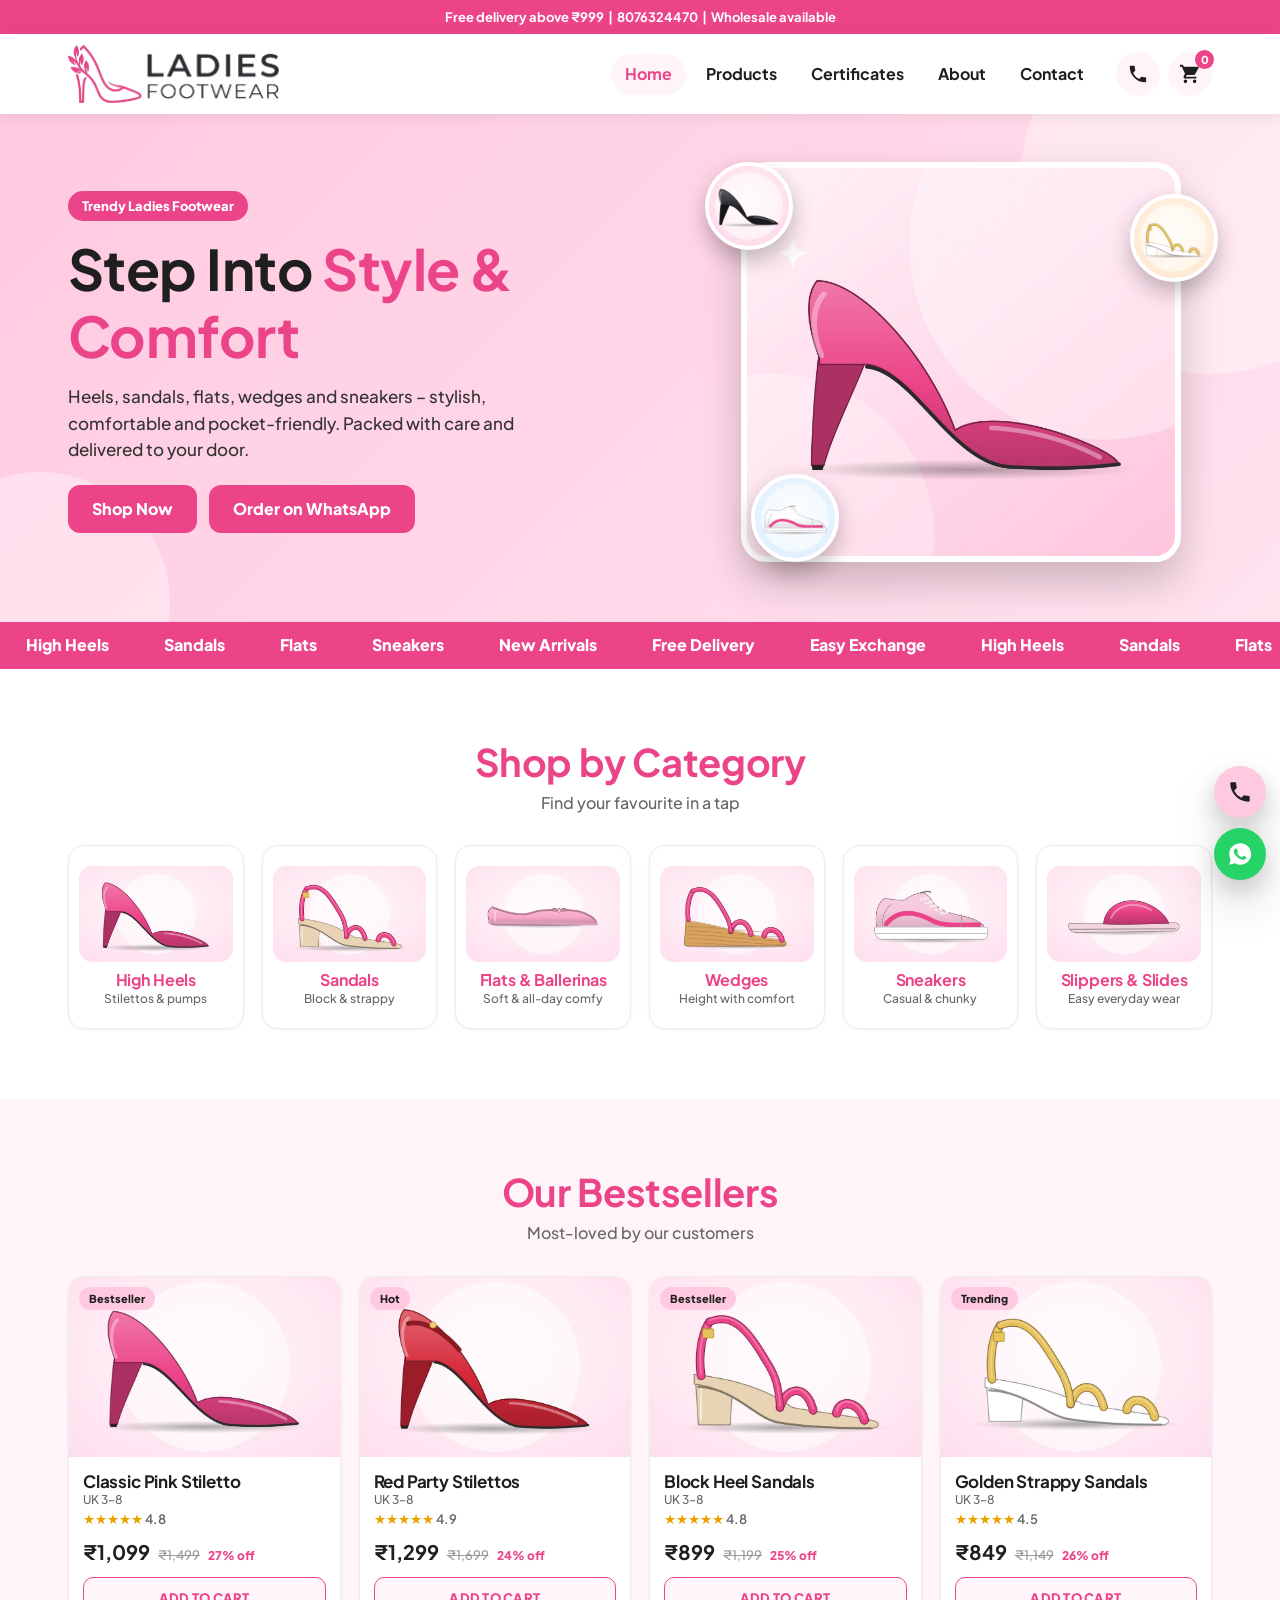
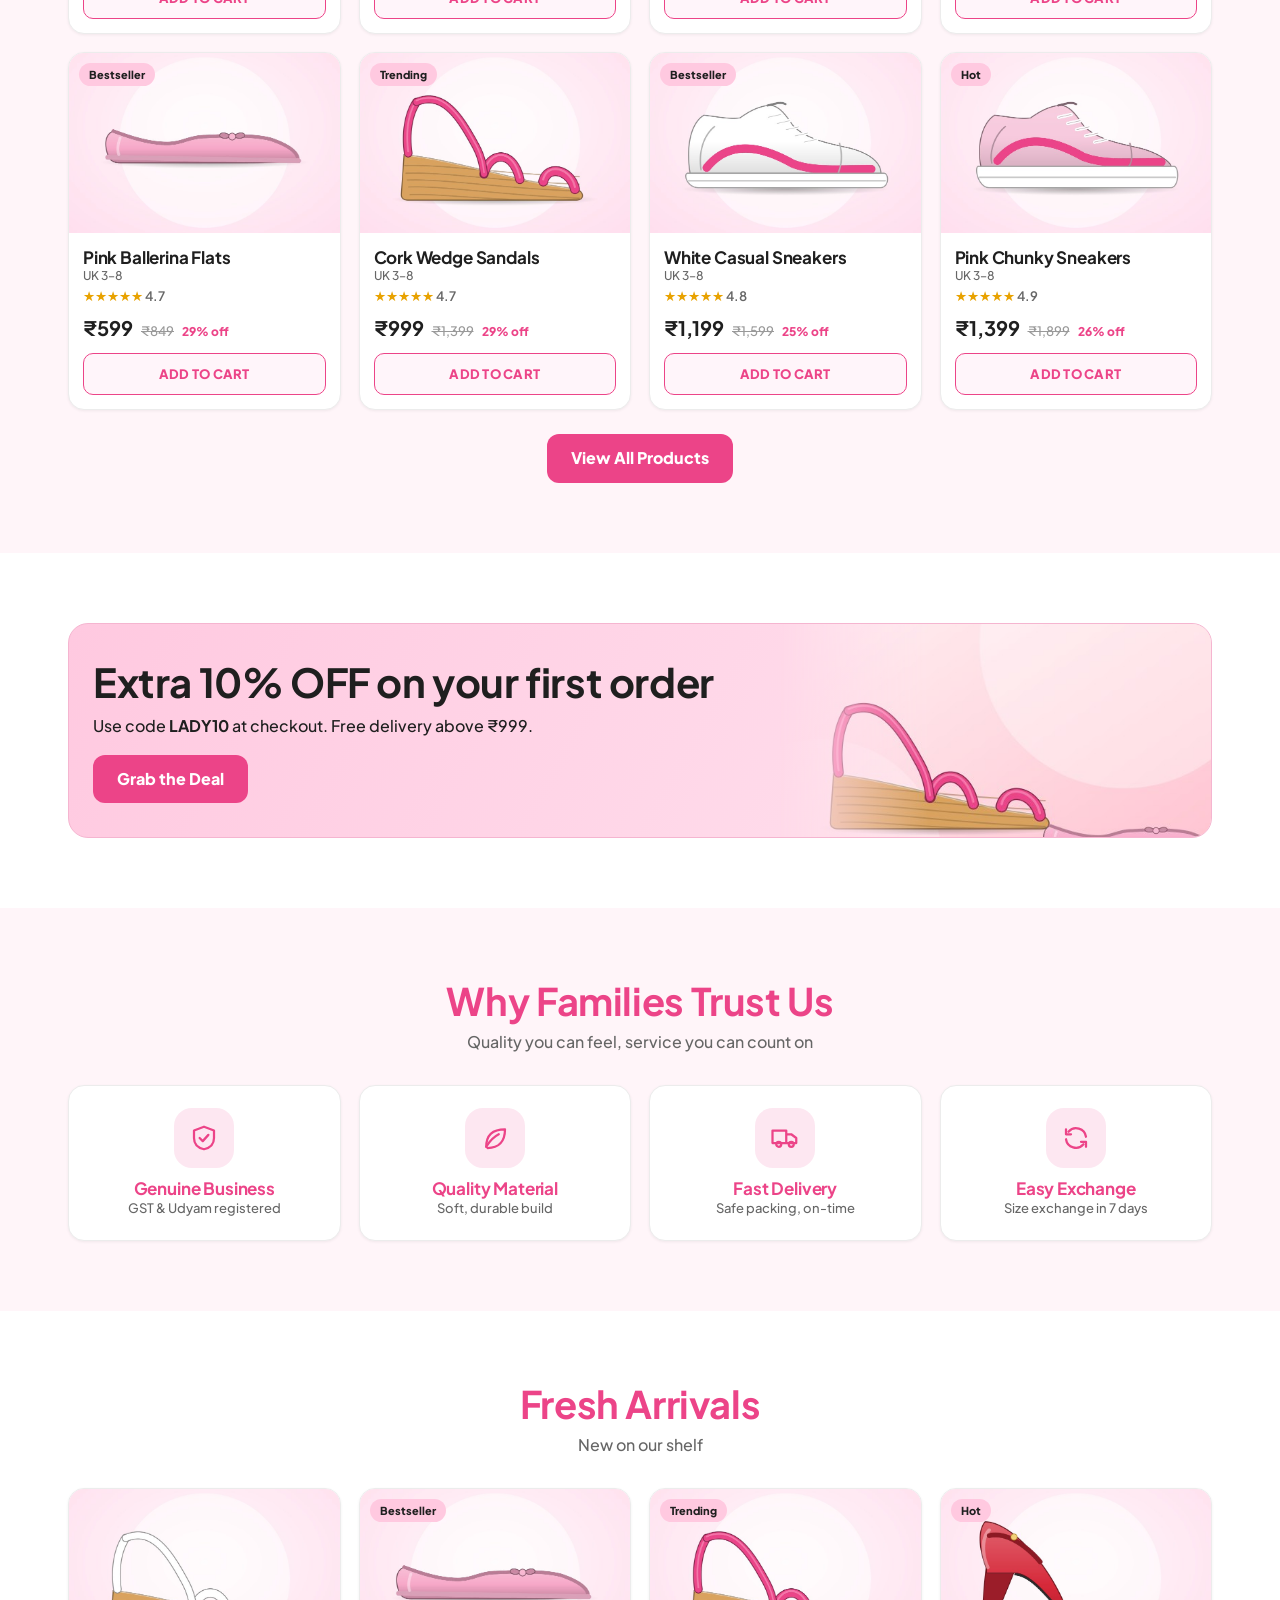
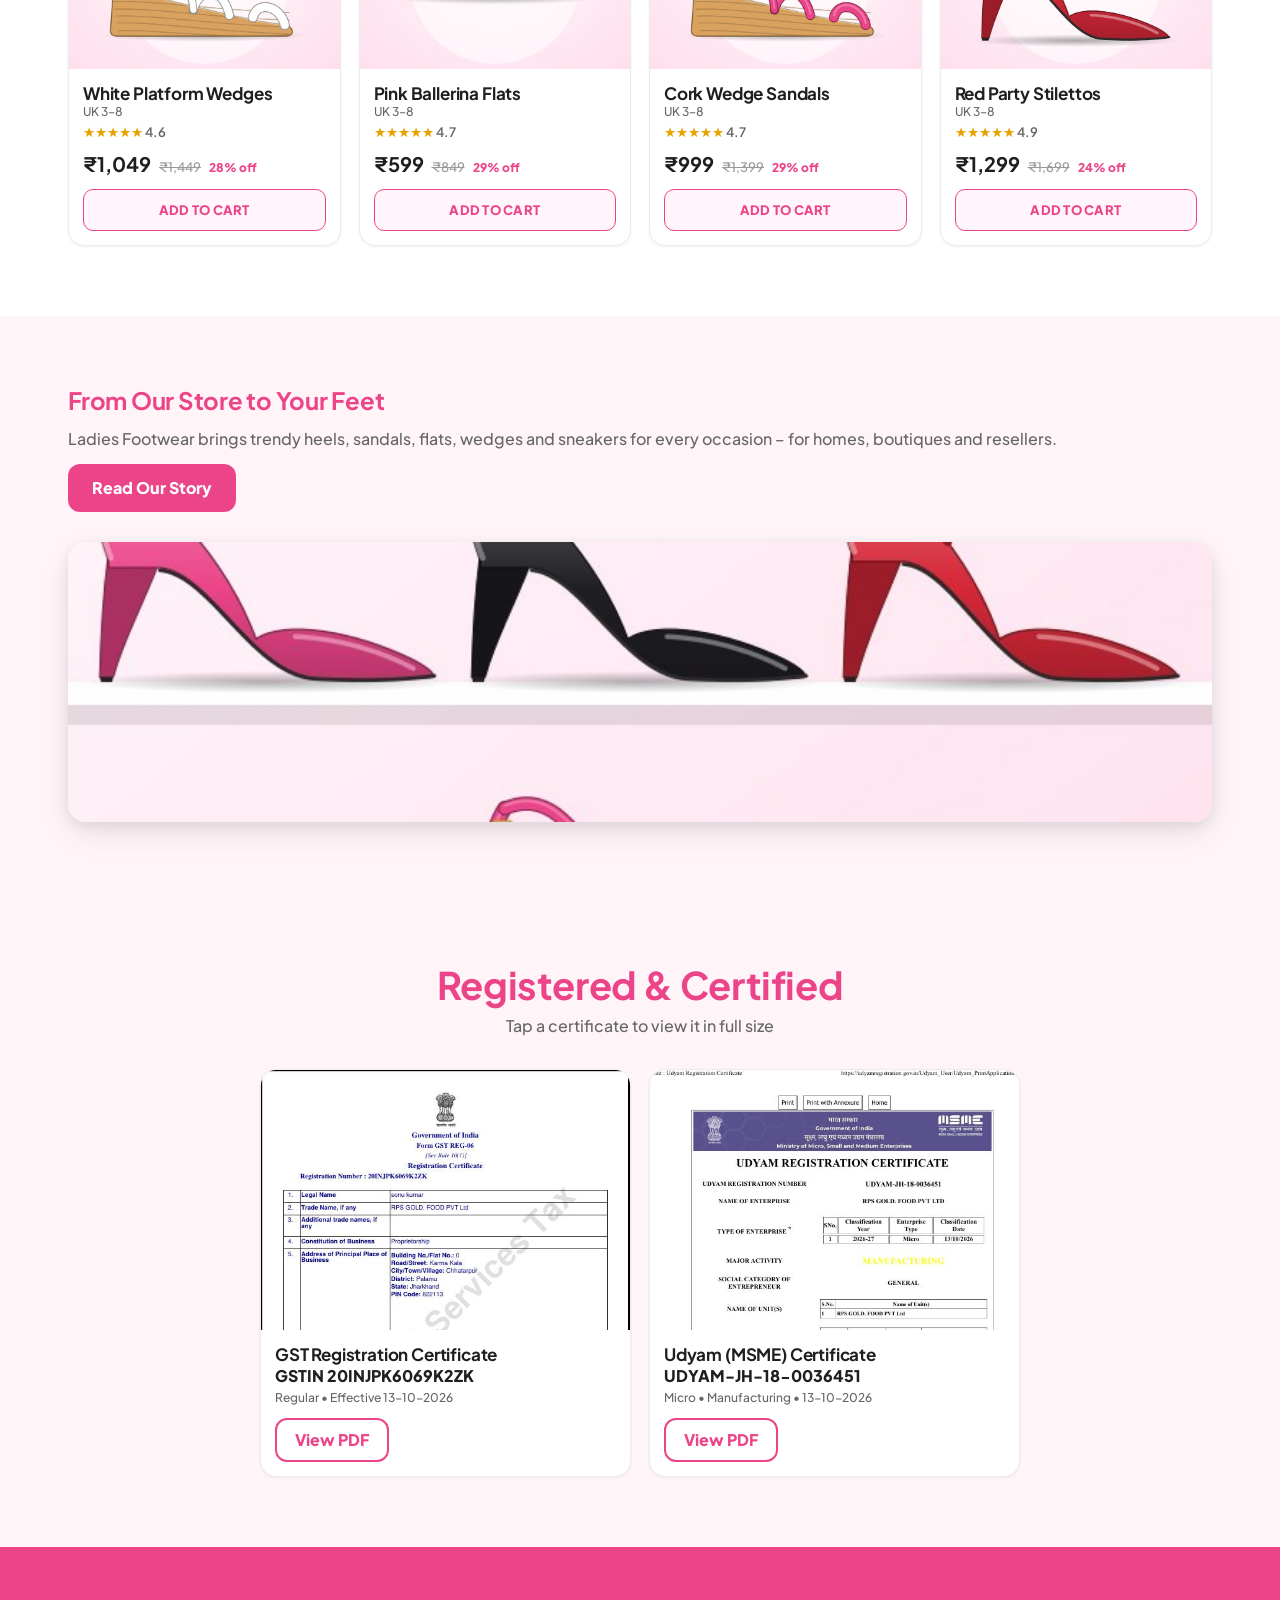
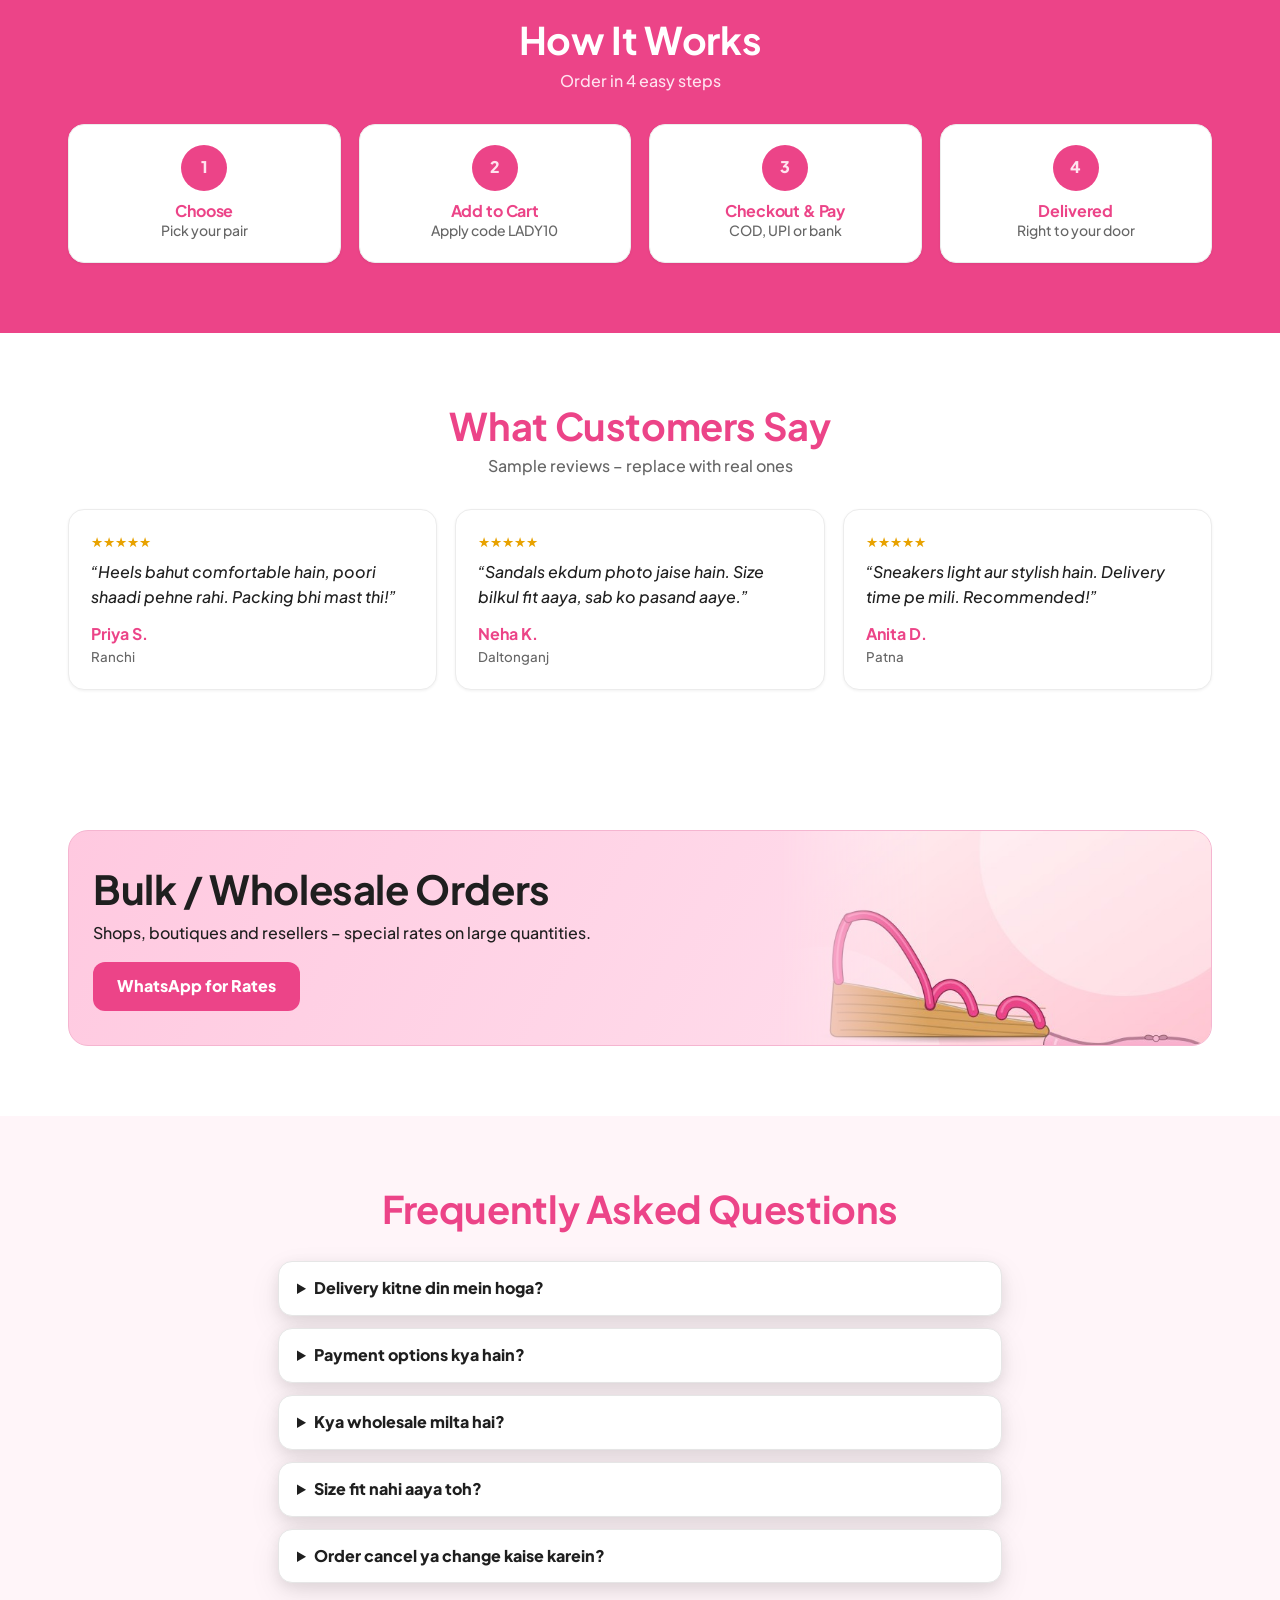
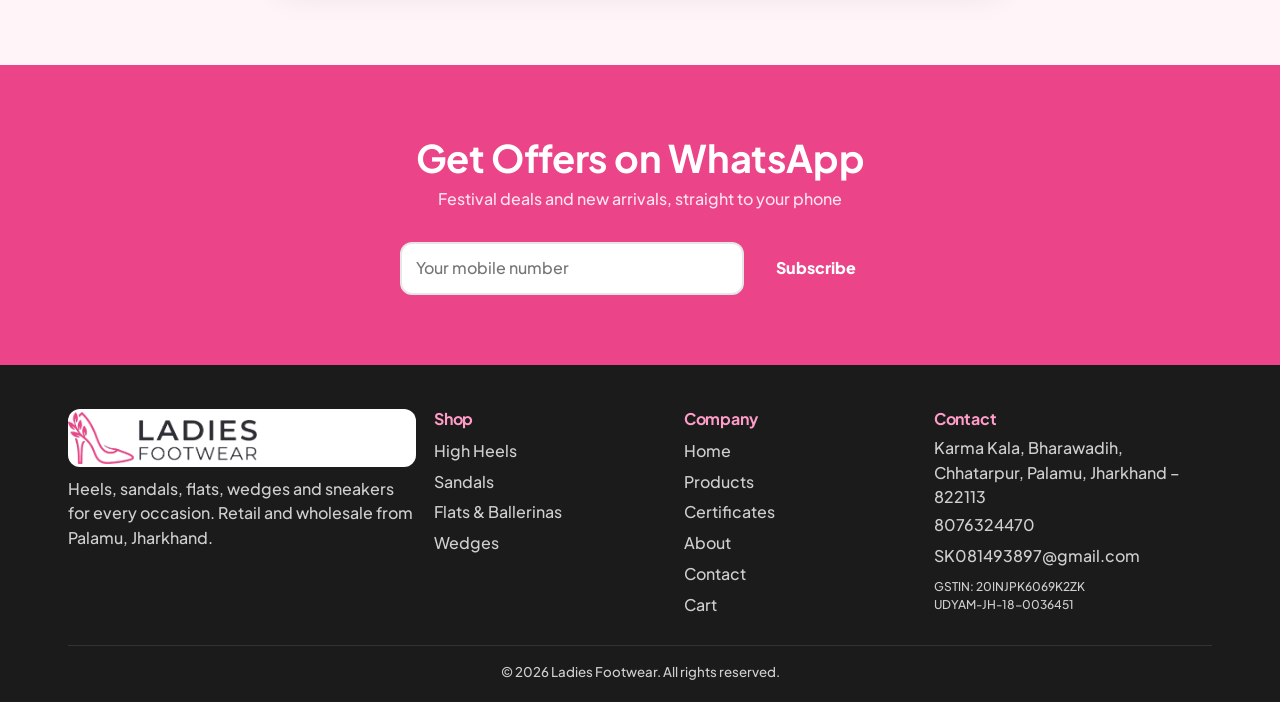
<file: index.html>
<!DOCTYPE html>
<html lang="en"><head>
<meta charset="utf-8"><meta name="viewport" content="width=device-width, initial-scale=1, viewport-fit=cover">
<title>Ladies Footwear – Home | Heels, Sandals, Flats & Sneakers</title>
<meta name="description" content="Ladies Footwear – stylish and comfortable heels, sandals, flats, wedges and sneakers for women. Retail and wholesale. Free delivery above ₹999.">
<meta name="theme-color" content="#EC4488">
<link rel="preconnect" href="https://fonts.googleapis.com"><link rel="preconnect" href="https://fonts.gstatic.com" crossorigin>
<link href="https://fonts.googleapis.com/css2?family=Plus+Jakarta+Sans:wght@500;600;700;800&display=swap" rel="stylesheet">
<link rel="icon" href="images/logo.png">
<link rel="stylesheet" href="css/style.css">
</head><body data-page="home"><main id="app"></main><script src="js/app.js"></script></body></html>
</file>
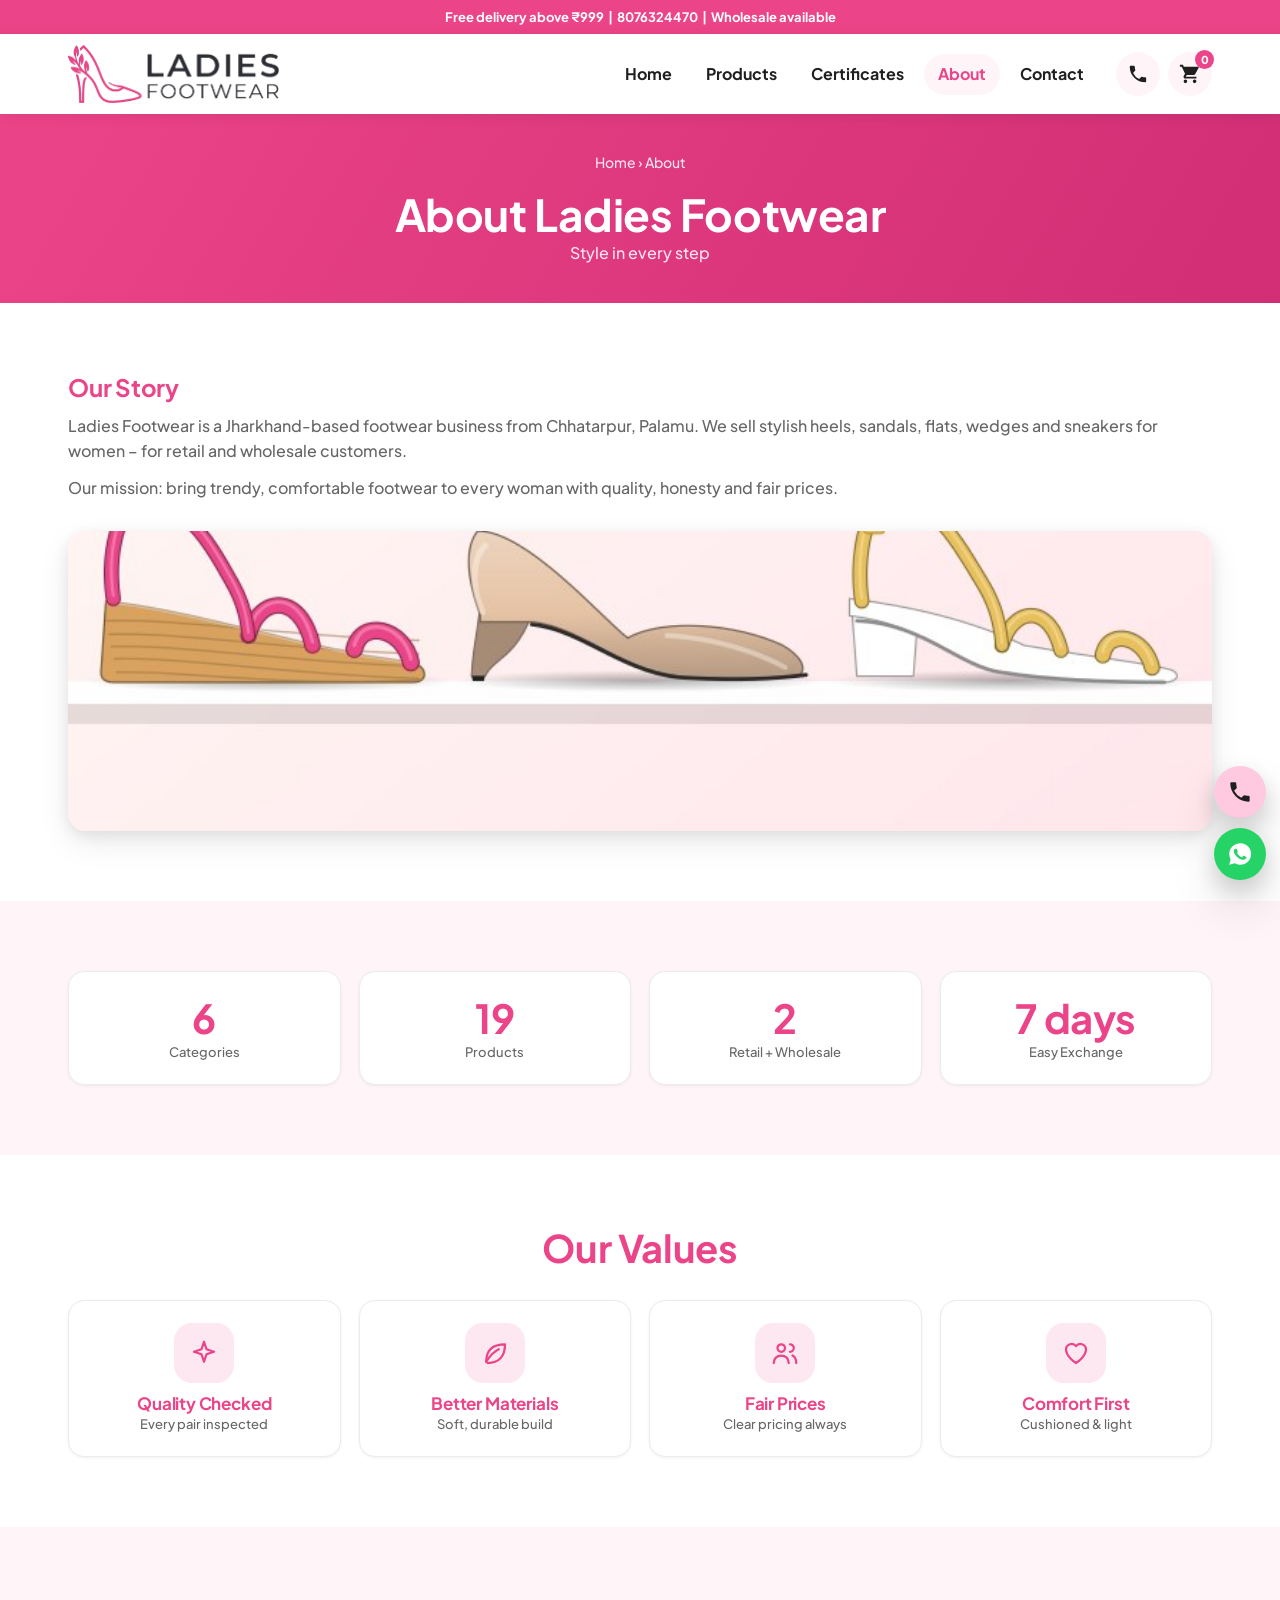
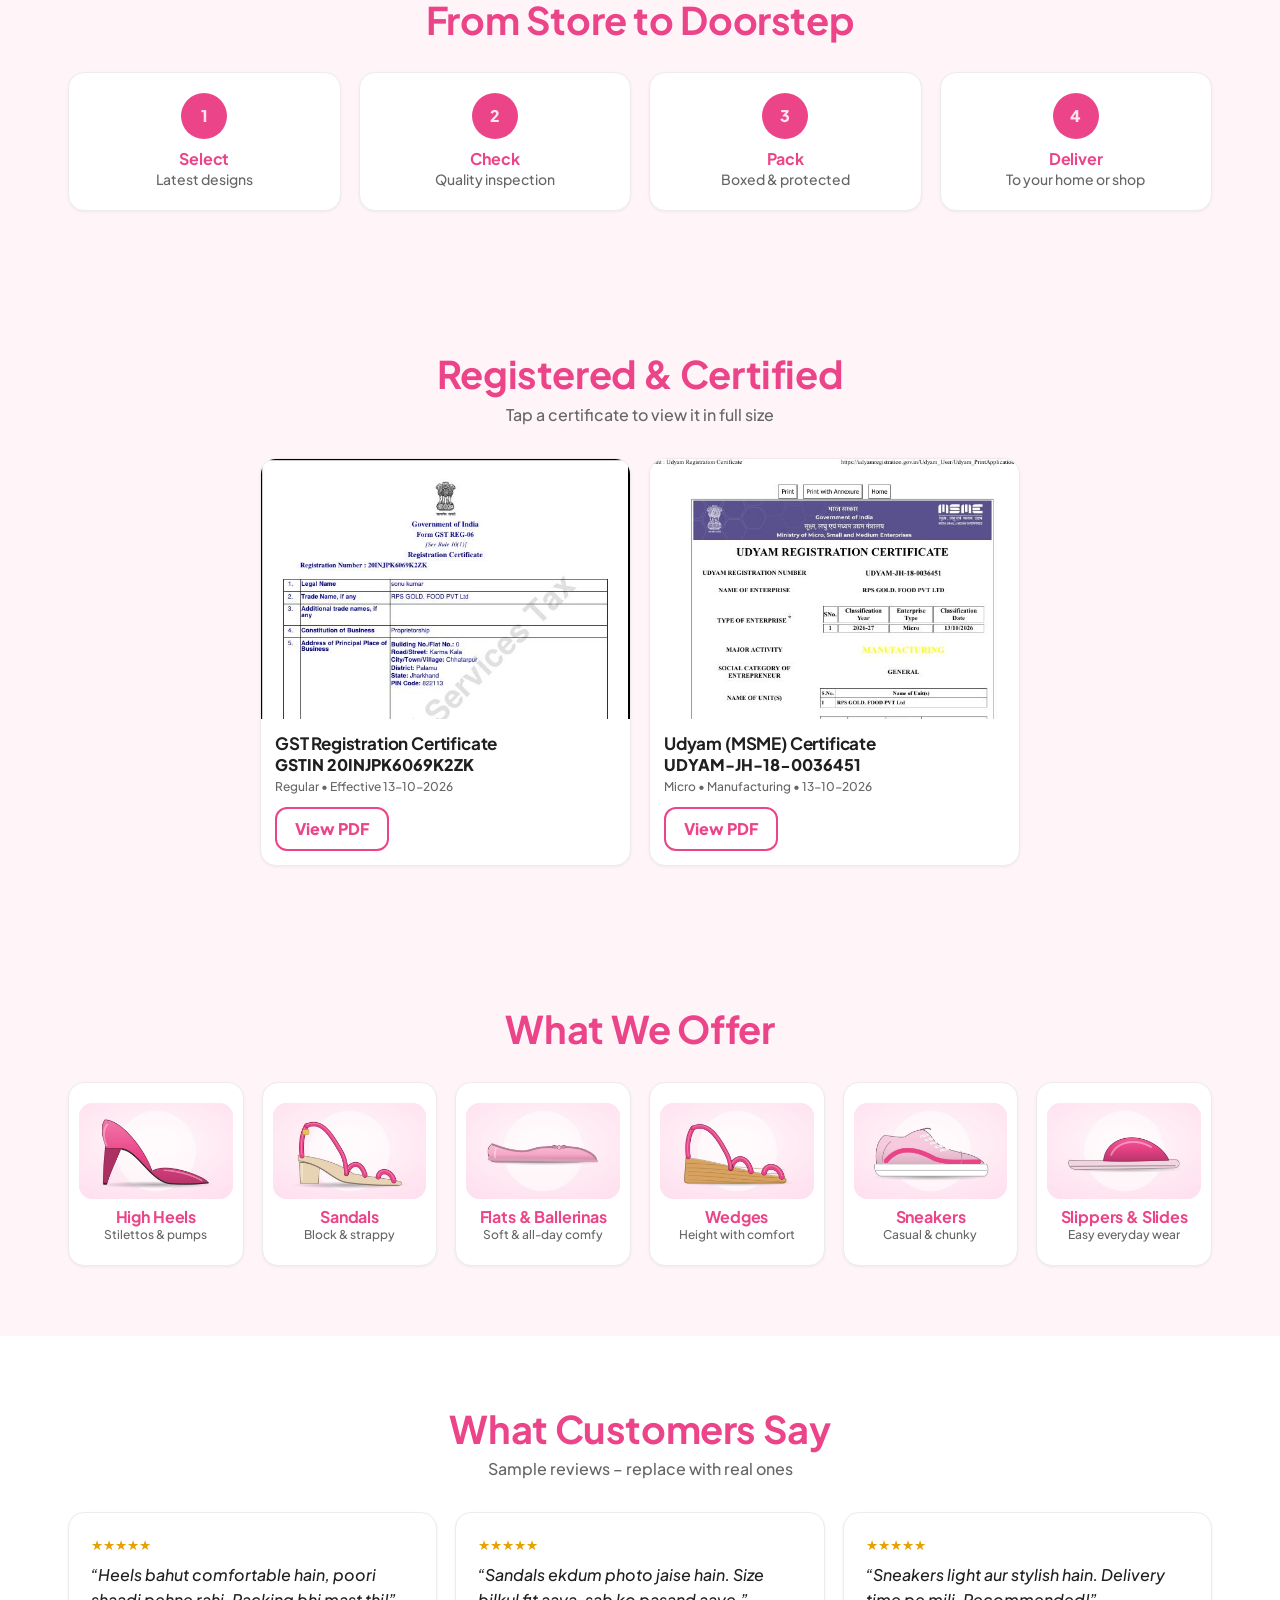
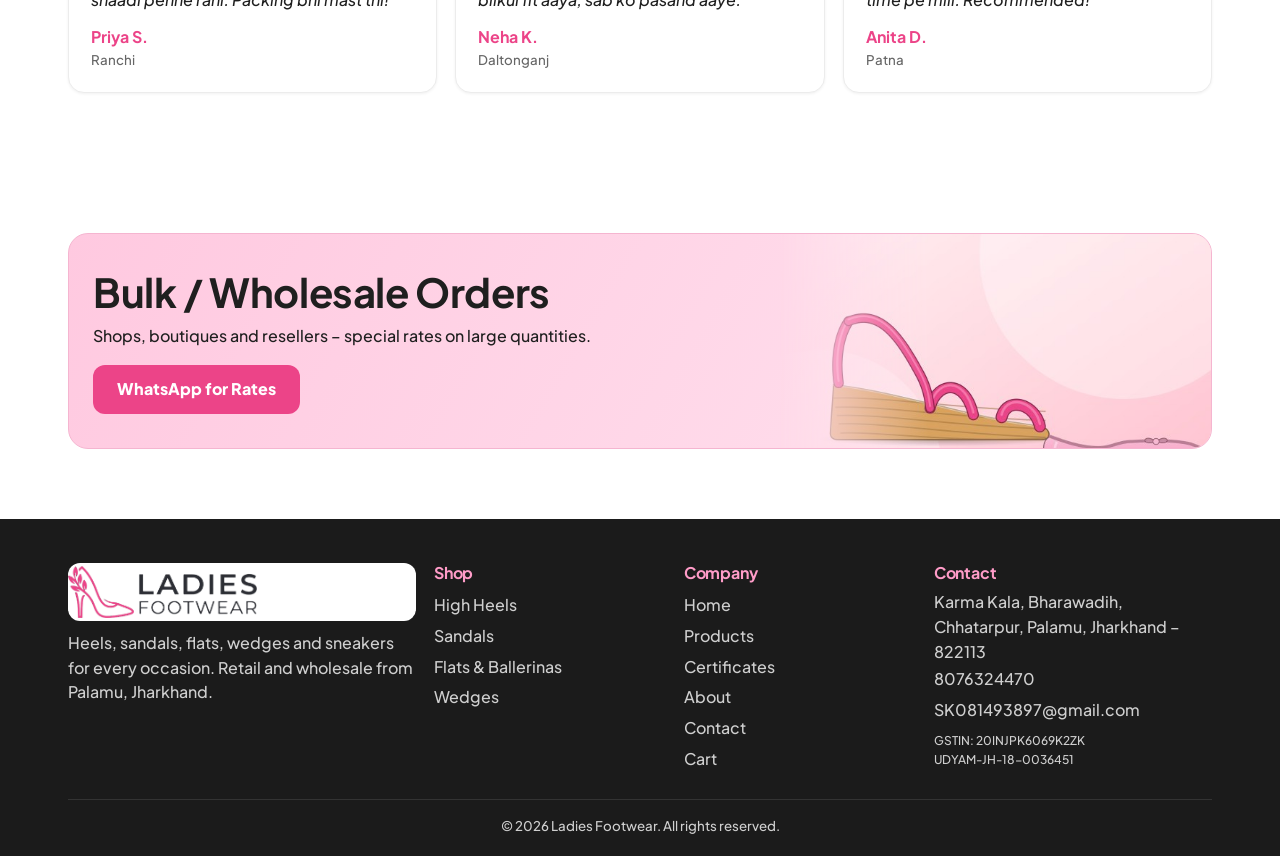
<file: about.html>
<!DOCTYPE html>
<html lang="en"><head>
<meta charset="utf-8"><meta name="viewport" content="width=device-width, initial-scale=1, viewport-fit=cover">
<title>Ladies Footwear – About | Heels, Sandals, Flats & Sneakers</title>
<meta name="description" content="Ladies Footwear – stylish and comfortable heels, sandals, flats, wedges and sneakers for women. Retail and wholesale. Free delivery above ₹999.">
<meta name="theme-color" content="#EC4488">
<link rel="preconnect" href="https://fonts.googleapis.com"><link rel="preconnect" href="https://fonts.gstatic.com" crossorigin>
<link href="https://fonts.googleapis.com/css2?family=Plus+Jakarta+Sans:wght@500;600;700;800&display=swap" rel="stylesheet">
<link rel="icon" href="images/logo.png">
<link rel="stylesheet" href="css/style.css">
</head><body data-page="about"><main id="app"></main><script src="js/app.js"></script></body></html>
</file>
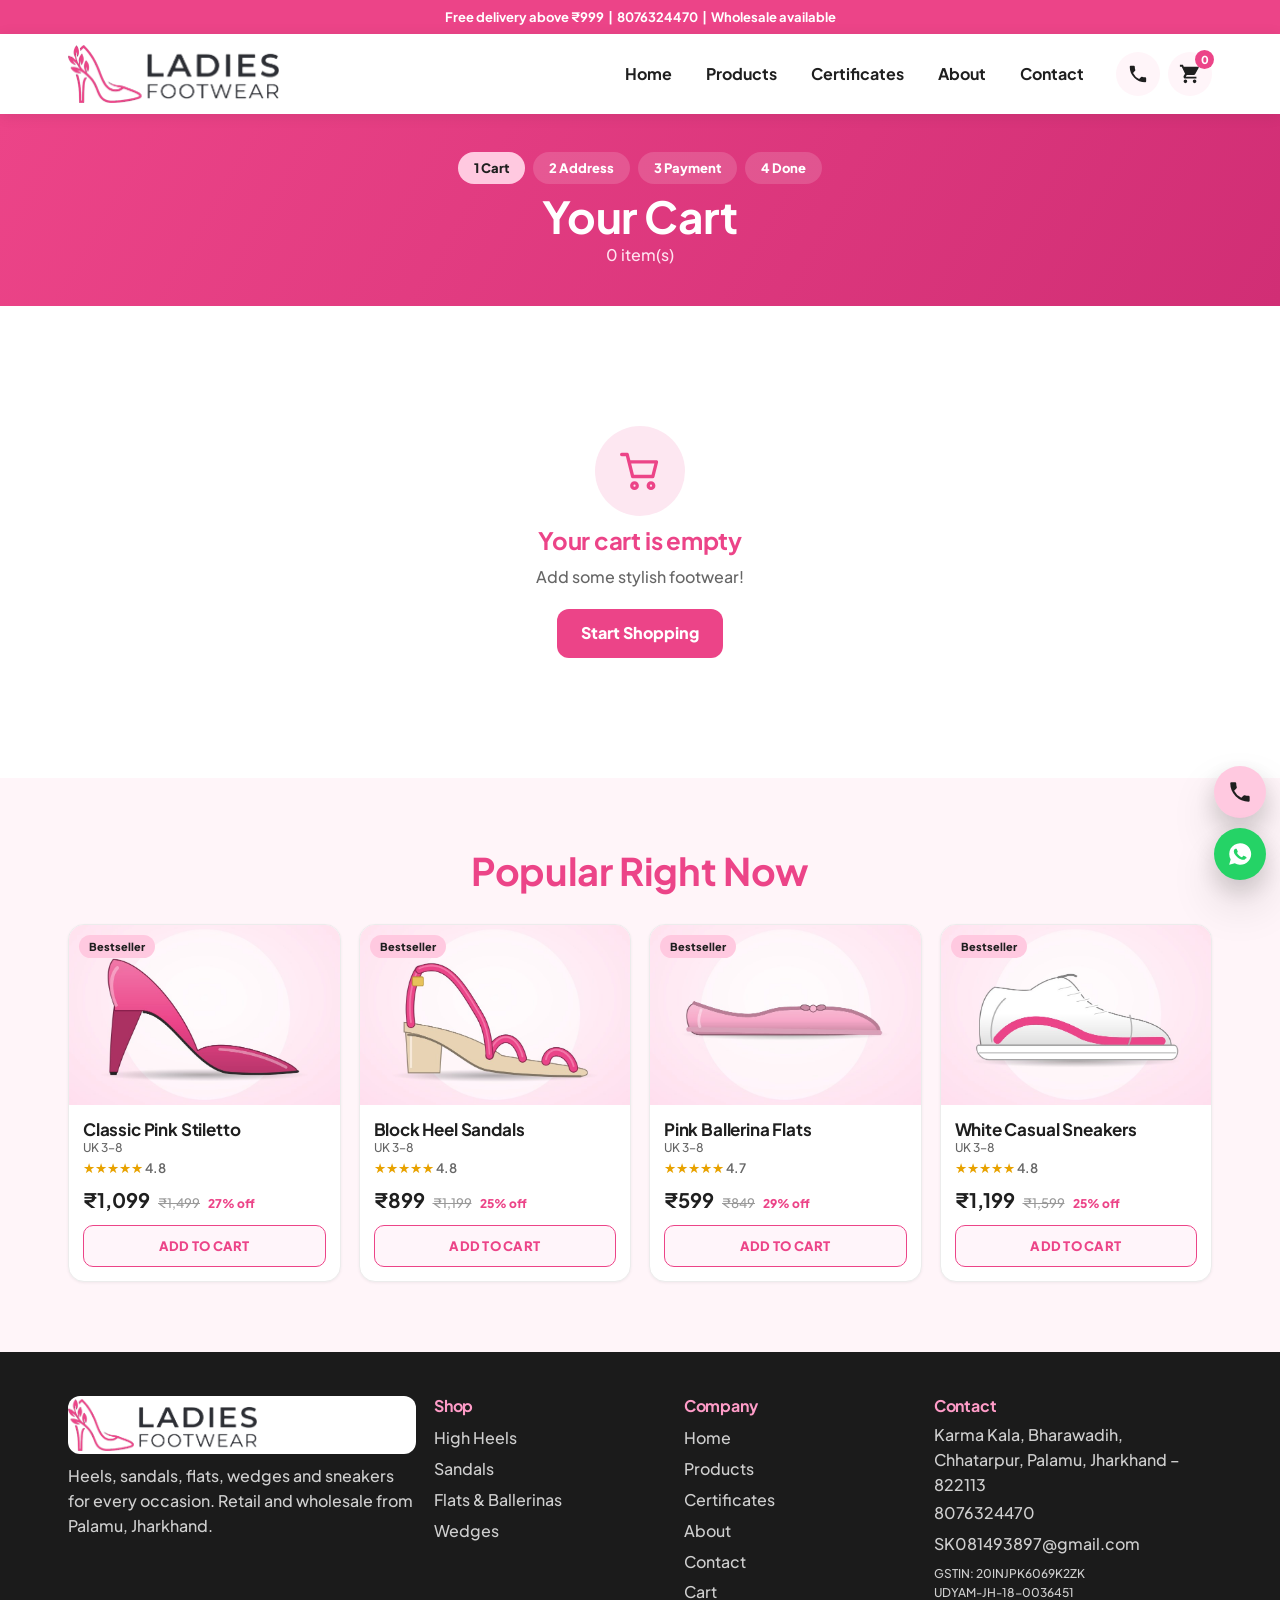
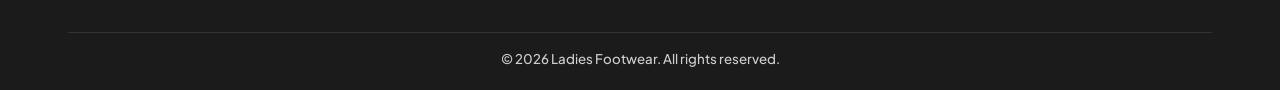
<file: cart.html>
<!DOCTYPE html>
<html lang="en"><head>
<meta charset="utf-8"><meta name="viewport" content="width=device-width, initial-scale=1, viewport-fit=cover">
<title>Ladies Footwear – Cart | Heels, Sandals, Flats & Sneakers</title>
<meta name="description" content="Ladies Footwear – stylish and comfortable heels, sandals, flats, wedges and sneakers for women. Retail and wholesale. Free delivery above ₹999.">
<meta name="theme-color" content="#EC4488">
<link rel="preconnect" href="https://fonts.googleapis.com"><link rel="preconnect" href="https://fonts.gstatic.com" crossorigin>
<link href="https://fonts.googleapis.com/css2?family=Plus+Jakarta+Sans:wght@500;600;700;800&display=swap" rel="stylesheet">
<link rel="icon" href="images/logo.png">
<link rel="stylesheet" href="css/style.css">
</head><body data-page="cart"><main id="app"></main><script src="js/app.js"></script></body></html>
</file>
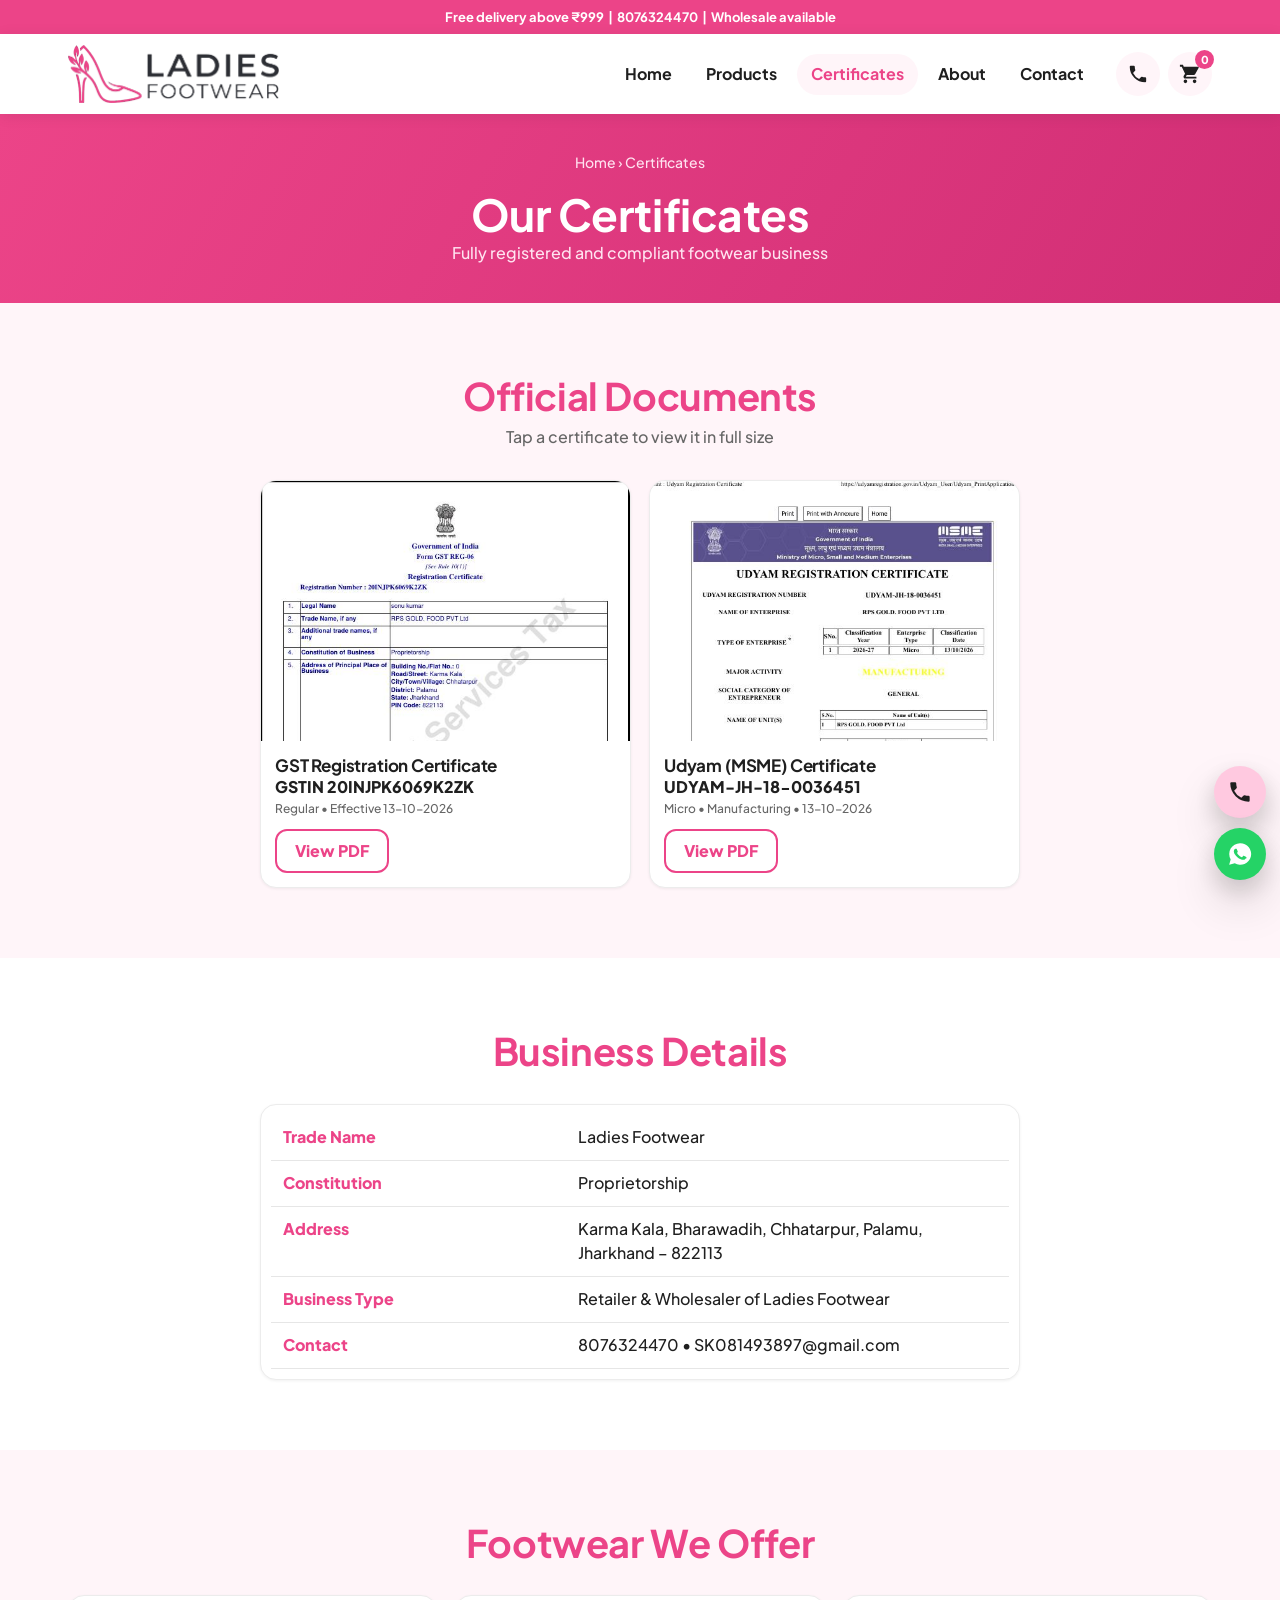
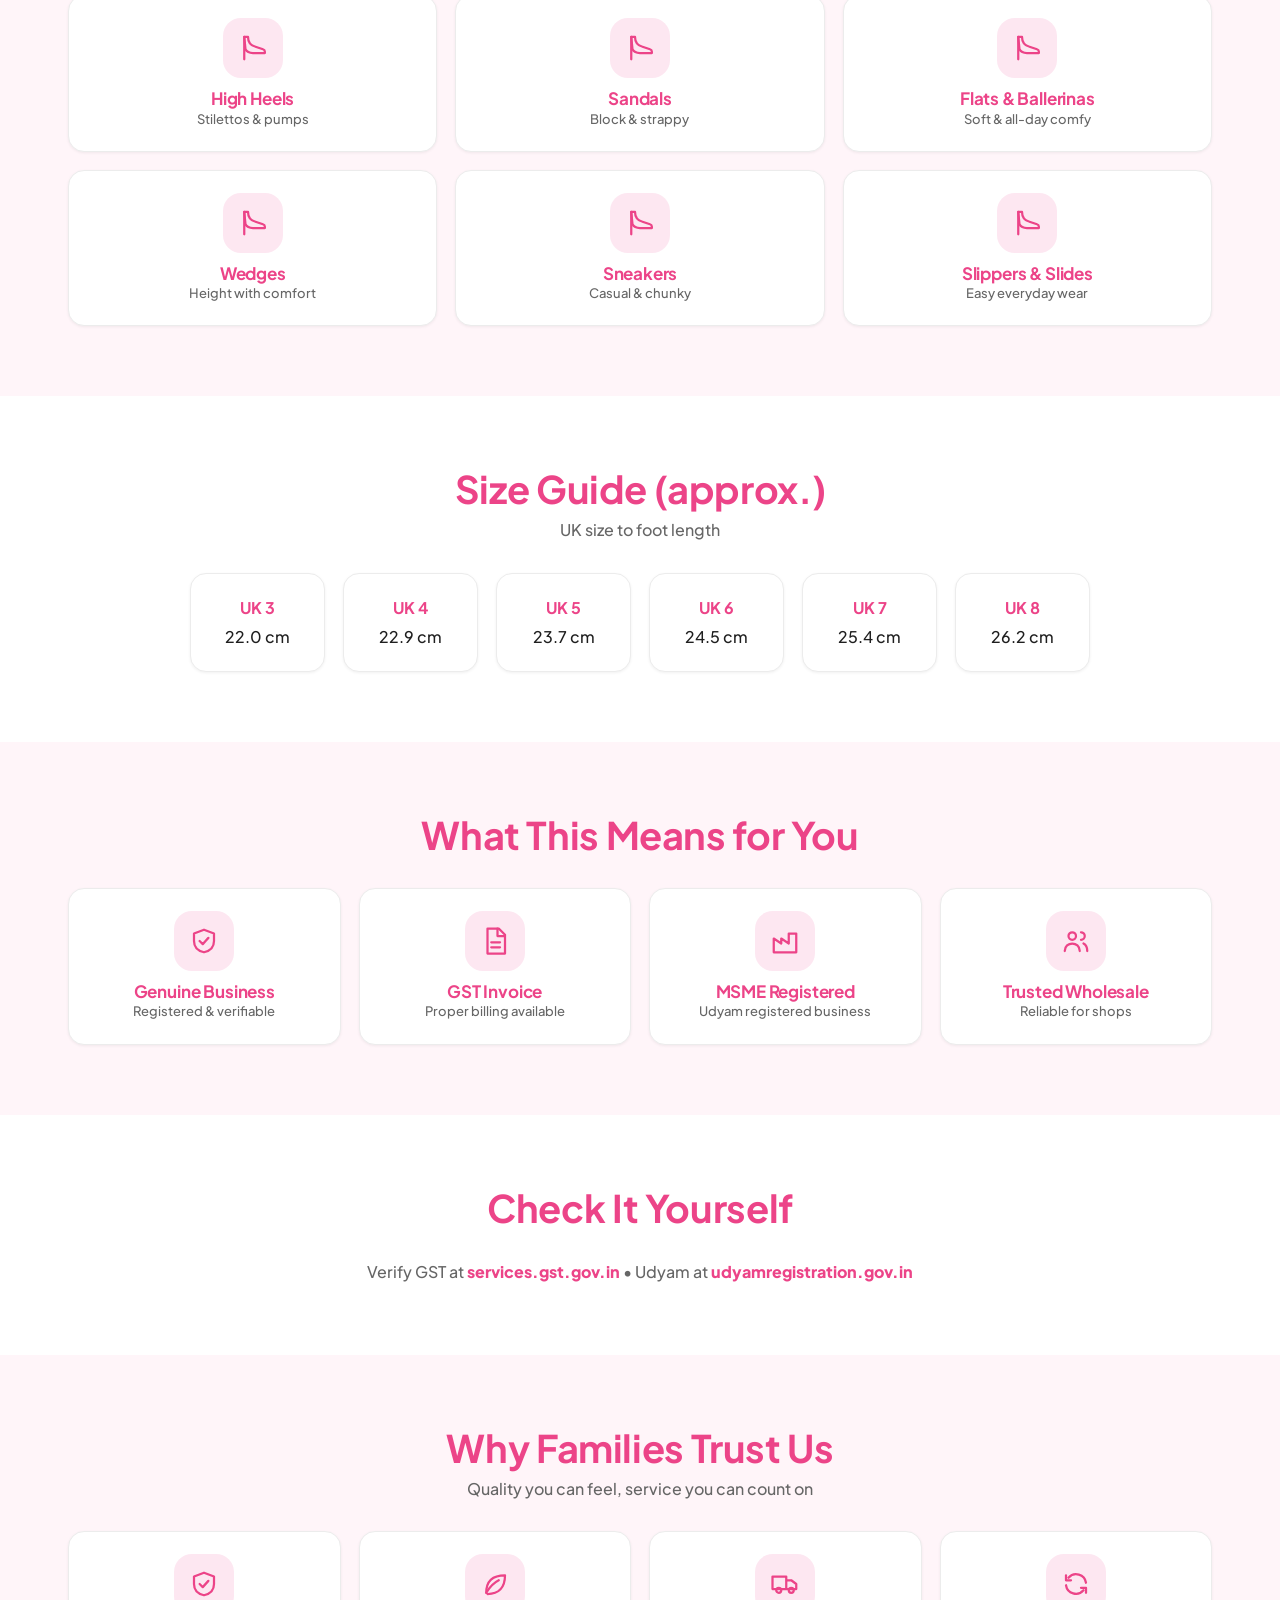
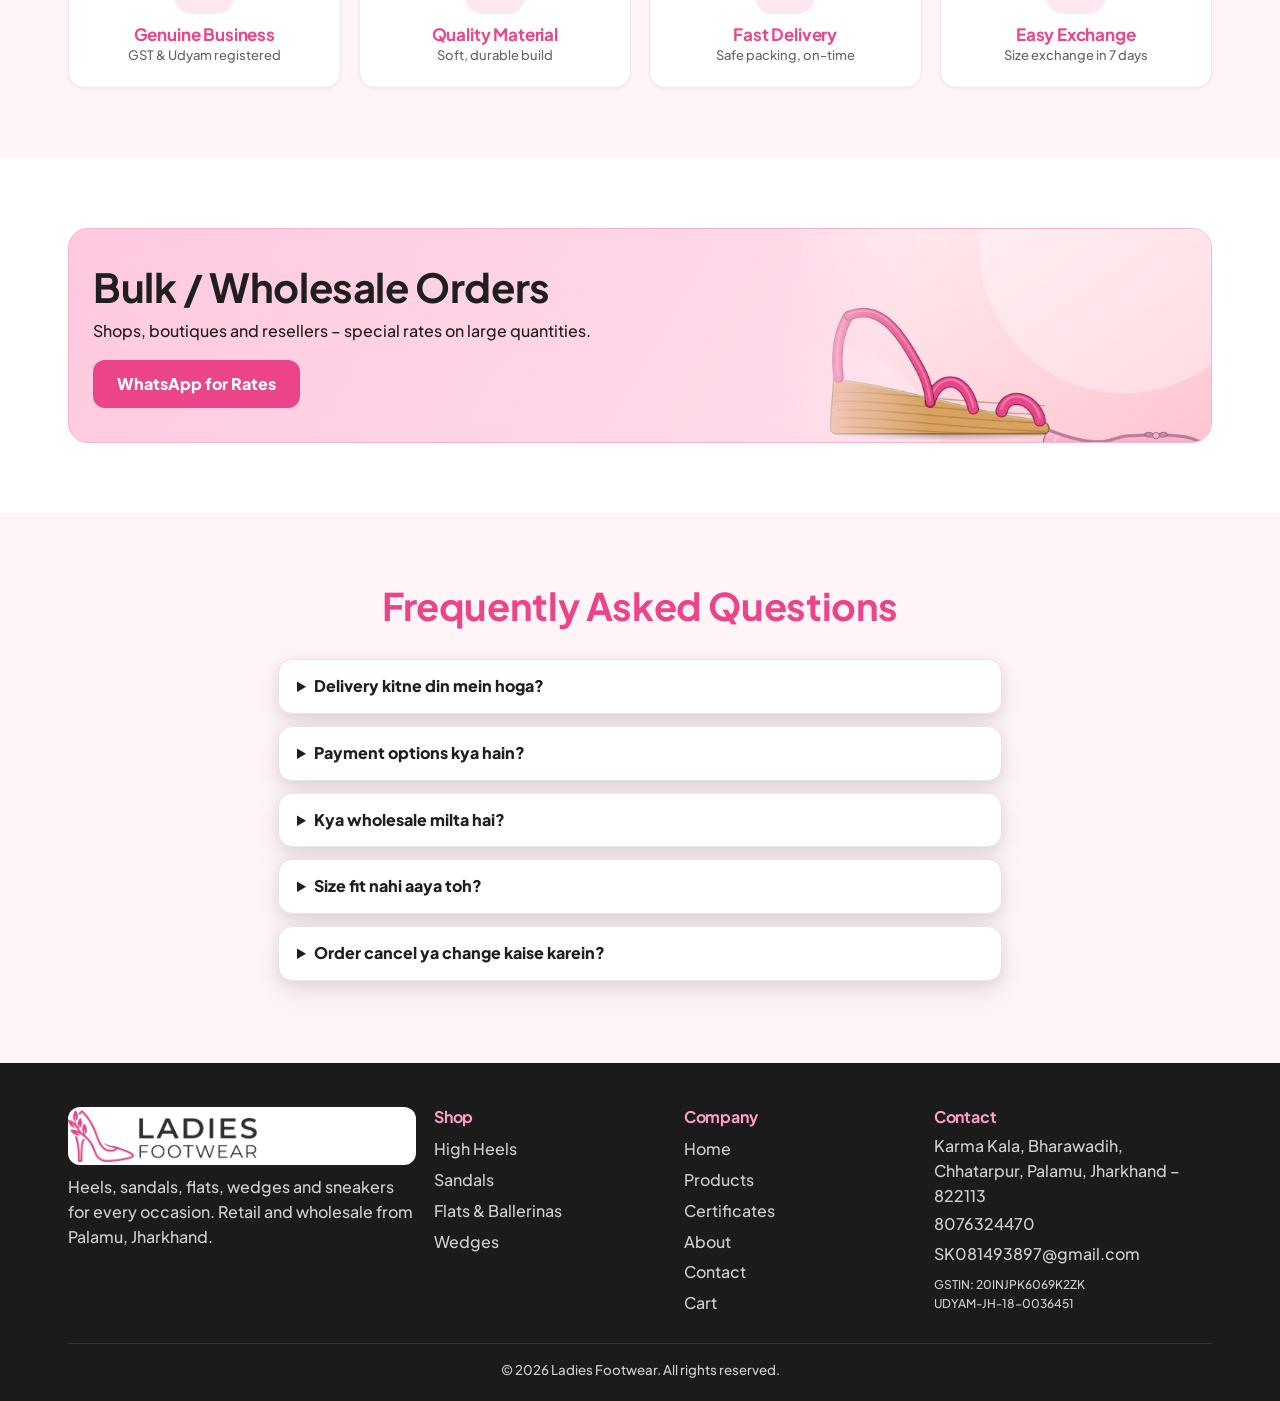
<file: certificates.html>
<!DOCTYPE html>
<html lang="en"><head>
<meta charset="utf-8"><meta name="viewport" content="width=device-width, initial-scale=1, viewport-fit=cover">
<title>Ladies Footwear – Certificates | Heels, Sandals, Flats & Sneakers</title>
<meta name="description" content="Ladies Footwear – stylish and comfortable heels, sandals, flats, wedges and sneakers for women. Retail and wholesale. Free delivery above ₹999.">
<meta name="theme-color" content="#EC4488">
<link rel="preconnect" href="https://fonts.googleapis.com"><link rel="preconnect" href="https://fonts.gstatic.com" crossorigin>
<link href="https://fonts.googleapis.com/css2?family=Plus+Jakarta+Sans:wght@500;600;700;800&display=swap" rel="stylesheet">
<link rel="icon" href="images/logo.png">
<link rel="stylesheet" href="css/style.css">
</head><body data-page="certificates"><main id="app"></main><script src="js/app.js"></script></body></html>
</file>
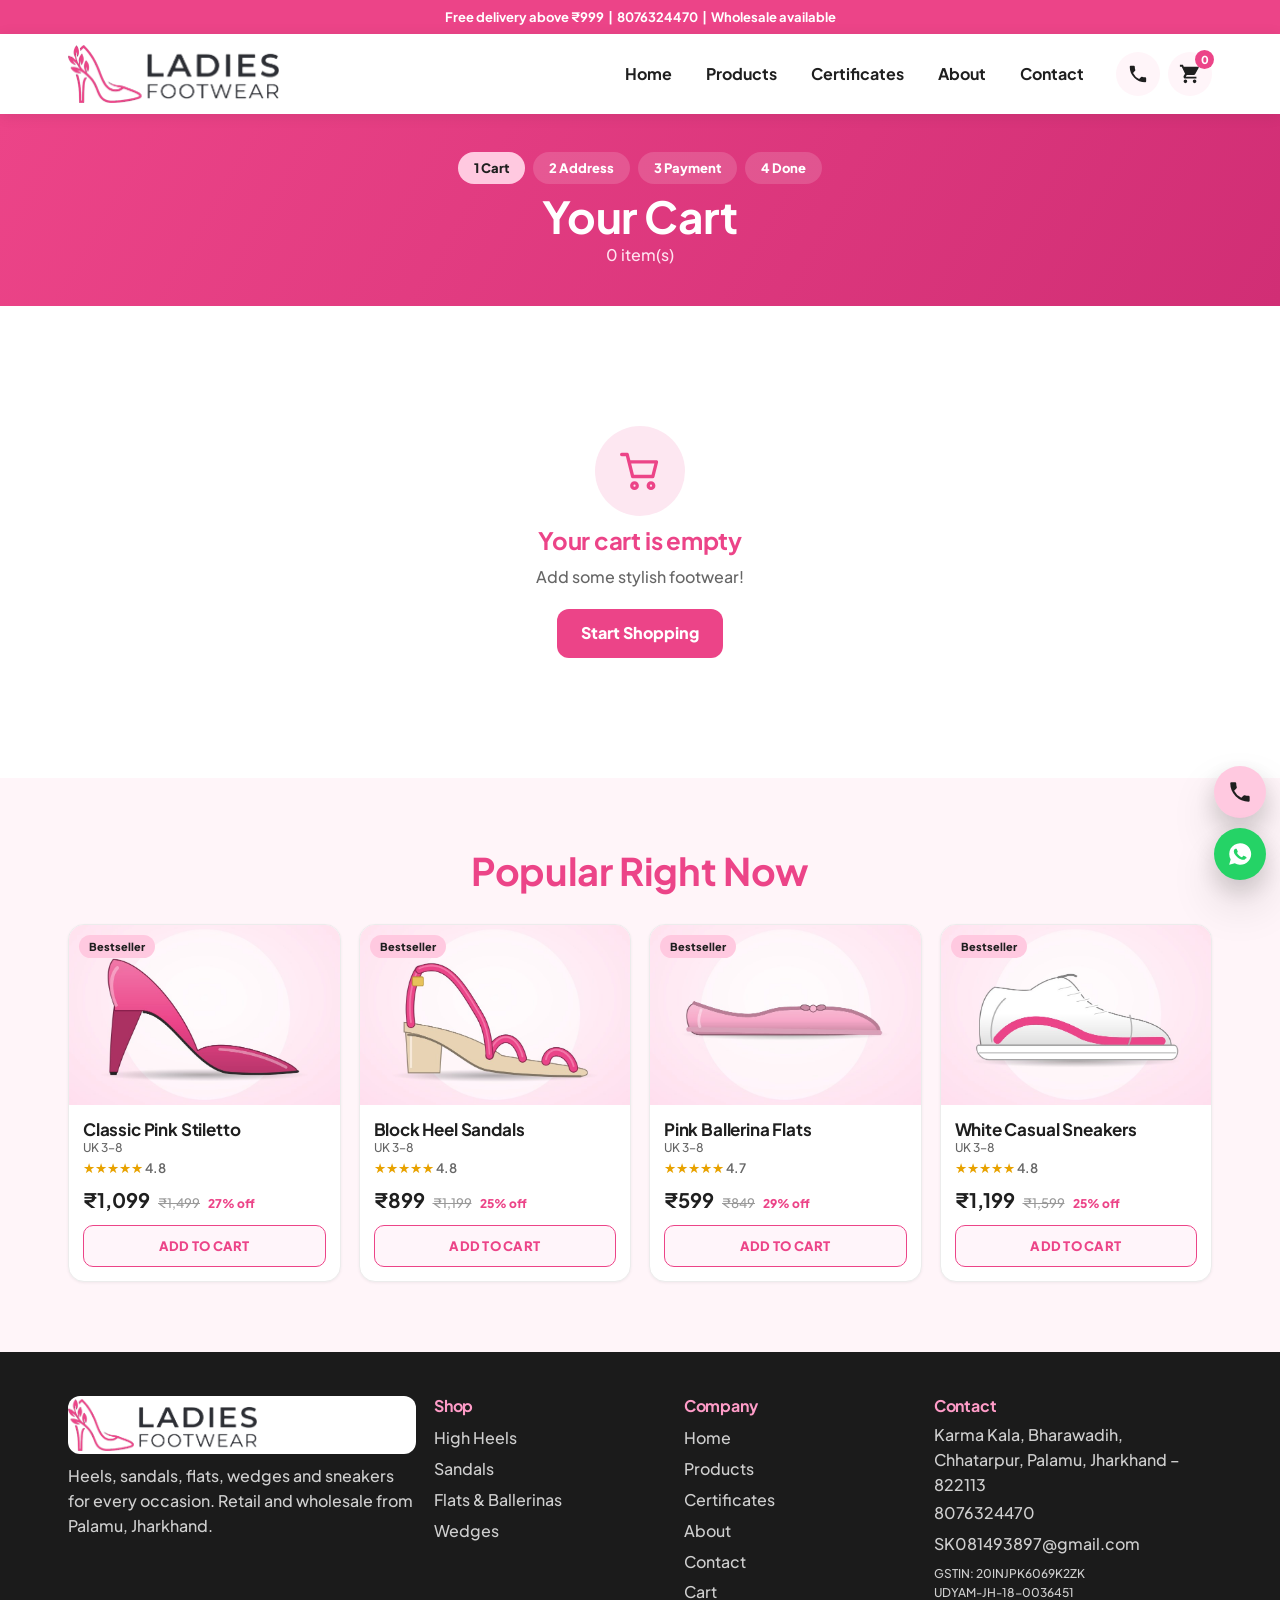
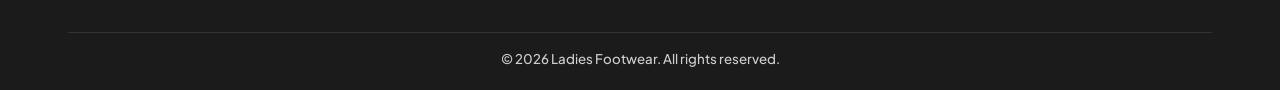
<file: checkout.html>
<!DOCTYPE html>
<html lang="en"><head>
<meta charset="utf-8"><meta name="viewport" content="width=device-width, initial-scale=1, viewport-fit=cover">
<title>Ladies Footwear – Checkout | Heels, Sandals, Flats & Sneakers</title>
<meta name="description" content="Ladies Footwear – stylish and comfortable heels, sandals, flats, wedges and sneakers for women. Retail and wholesale. Free delivery above ₹999.">
<meta name="theme-color" content="#EC4488">
<link rel="preconnect" href="https://fonts.googleapis.com"><link rel="preconnect" href="https://fonts.gstatic.com" crossorigin>
<link href="https://fonts.googleapis.com/css2?family=Plus+Jakarta+Sans:wght@500;600;700;800&display=swap" rel="stylesheet">
<link rel="icon" href="images/logo.png">
<link rel="stylesheet" href="css/style.css">
</head><body data-page="checkout"><main id="app"></main><script src="js/app.js"></script></body></html>
</file>
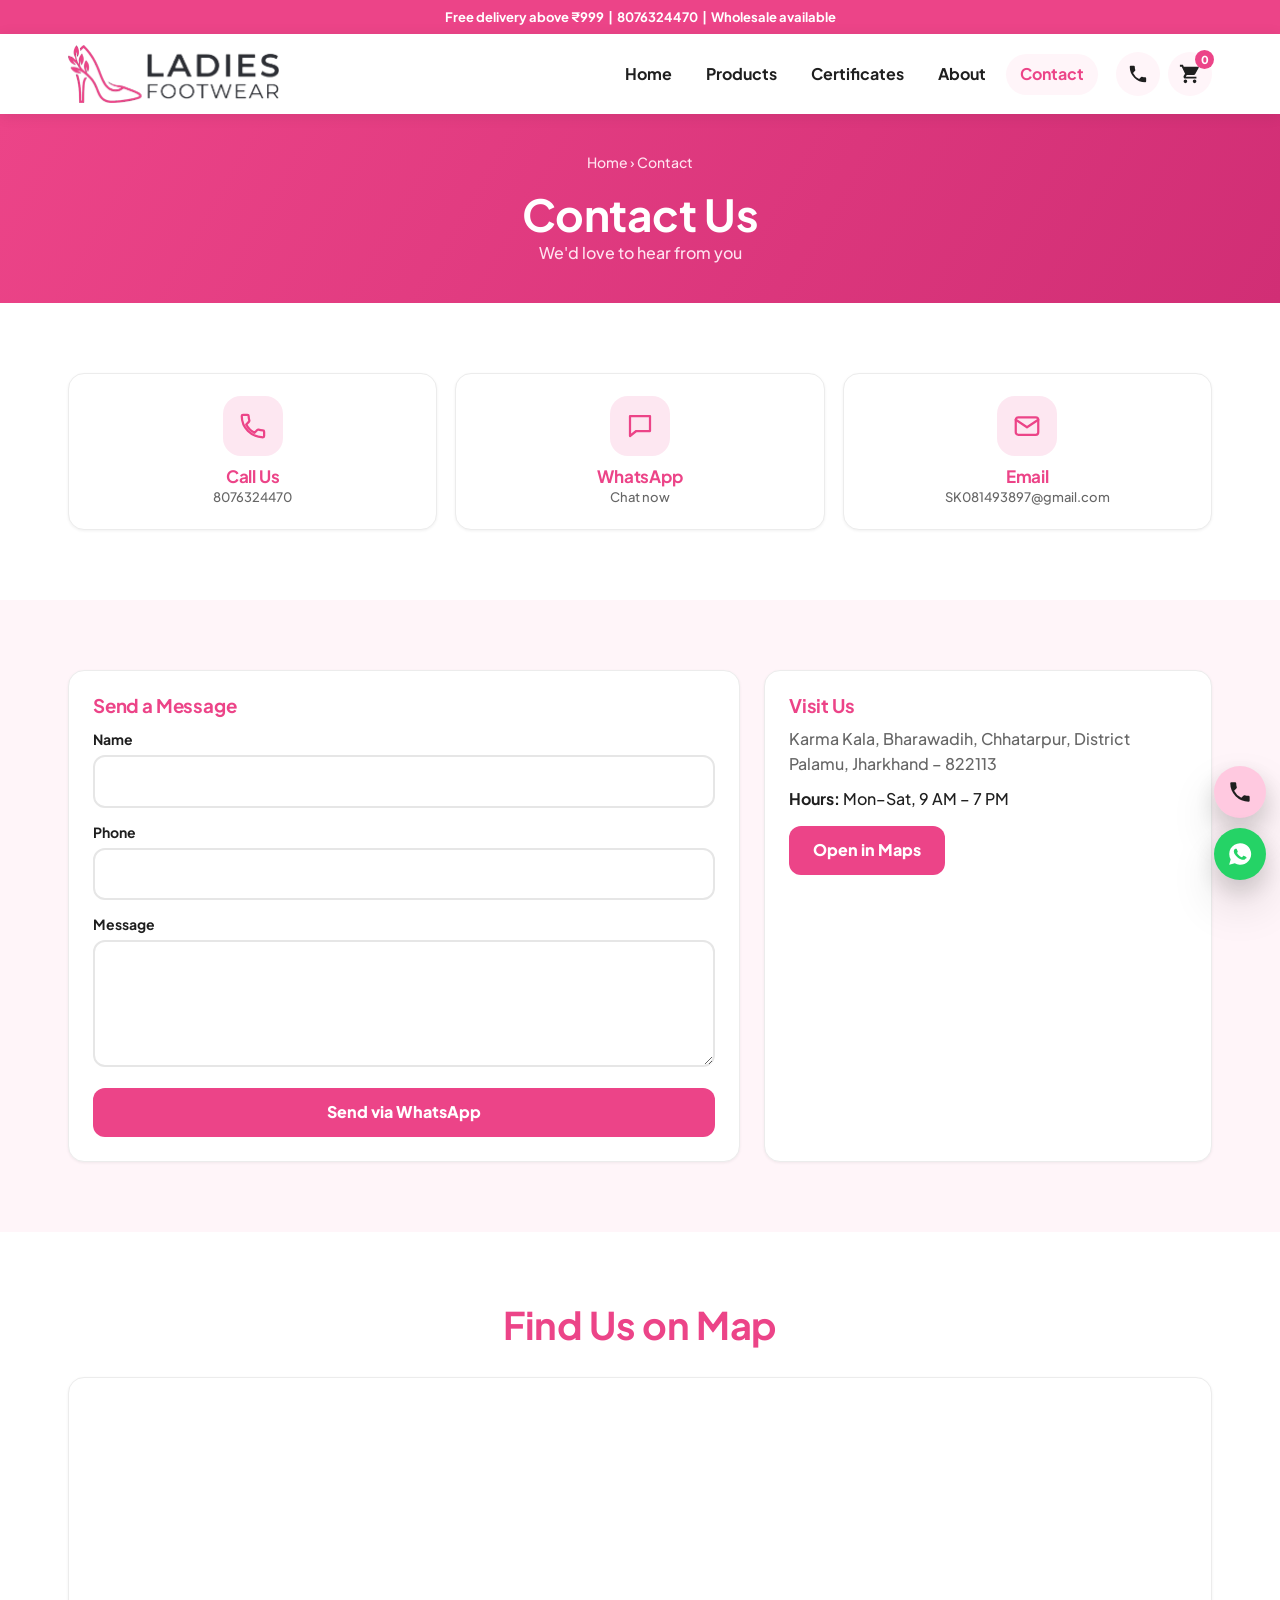
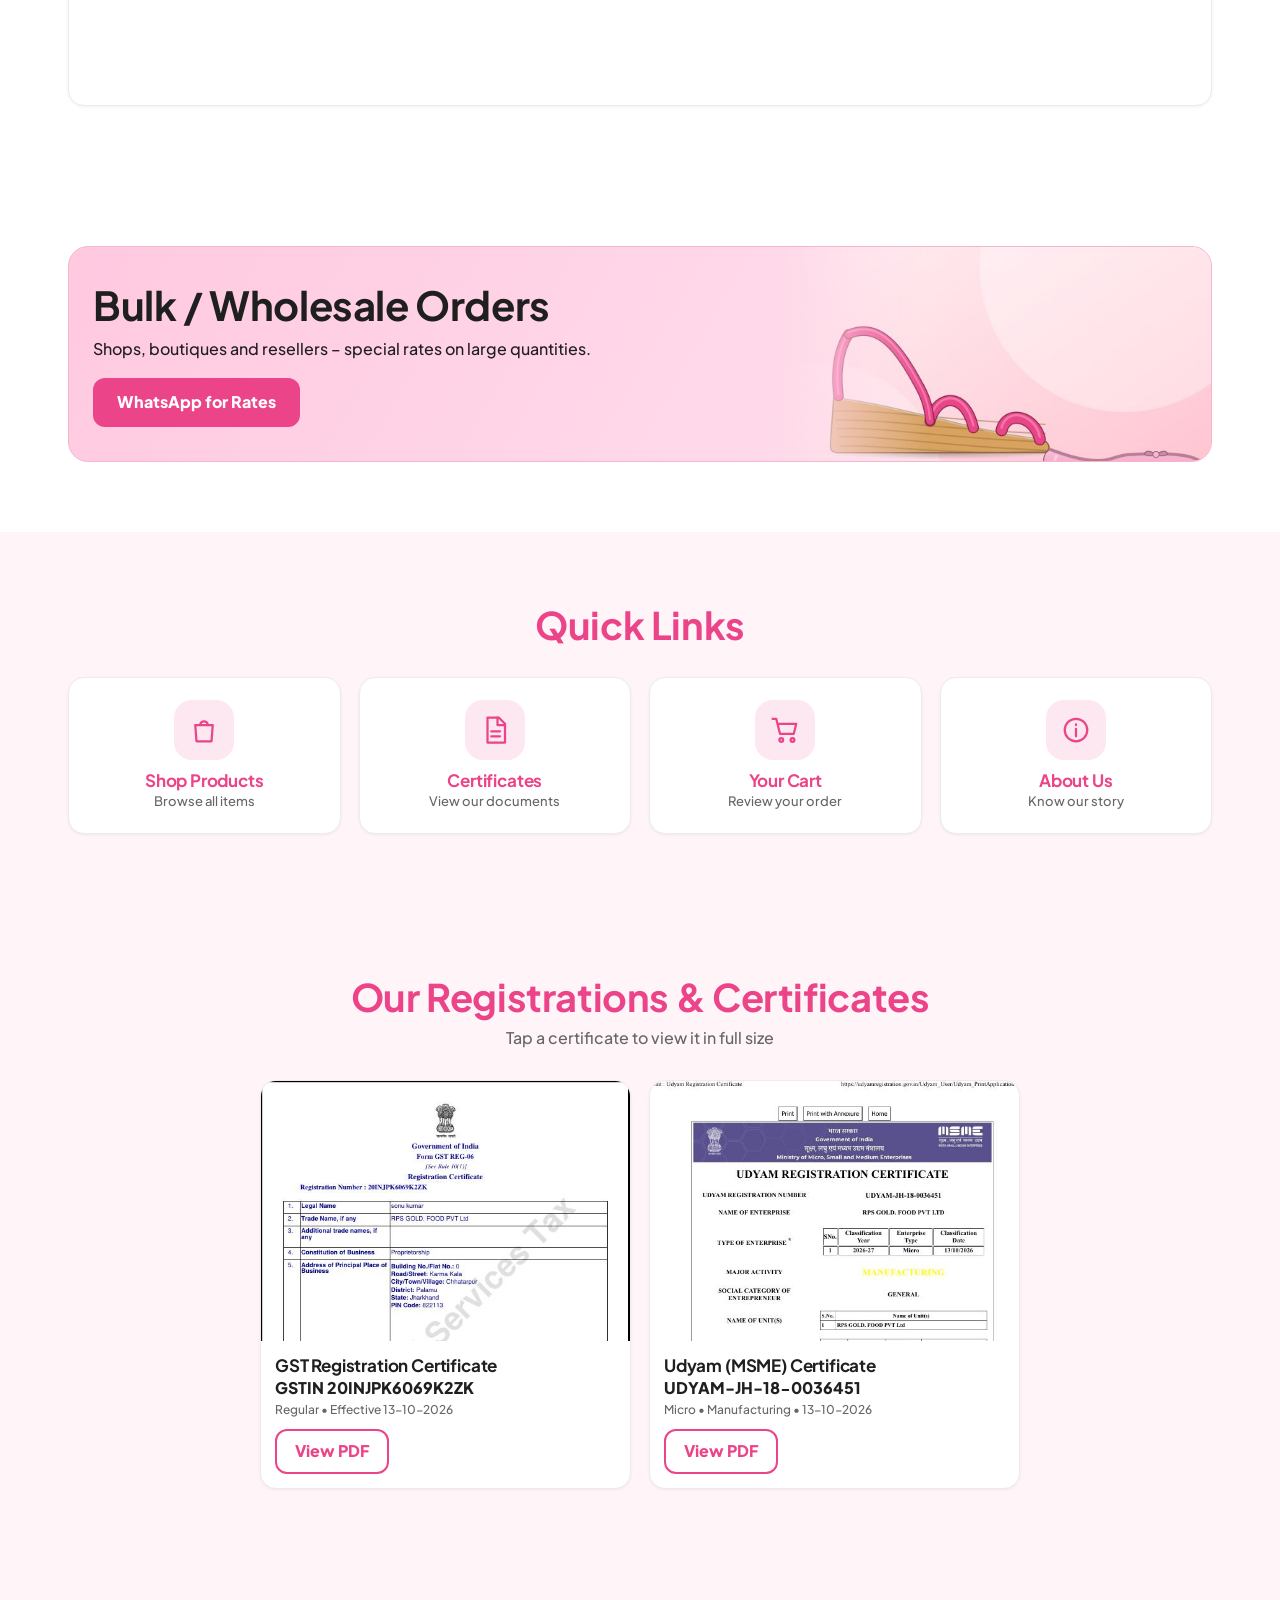
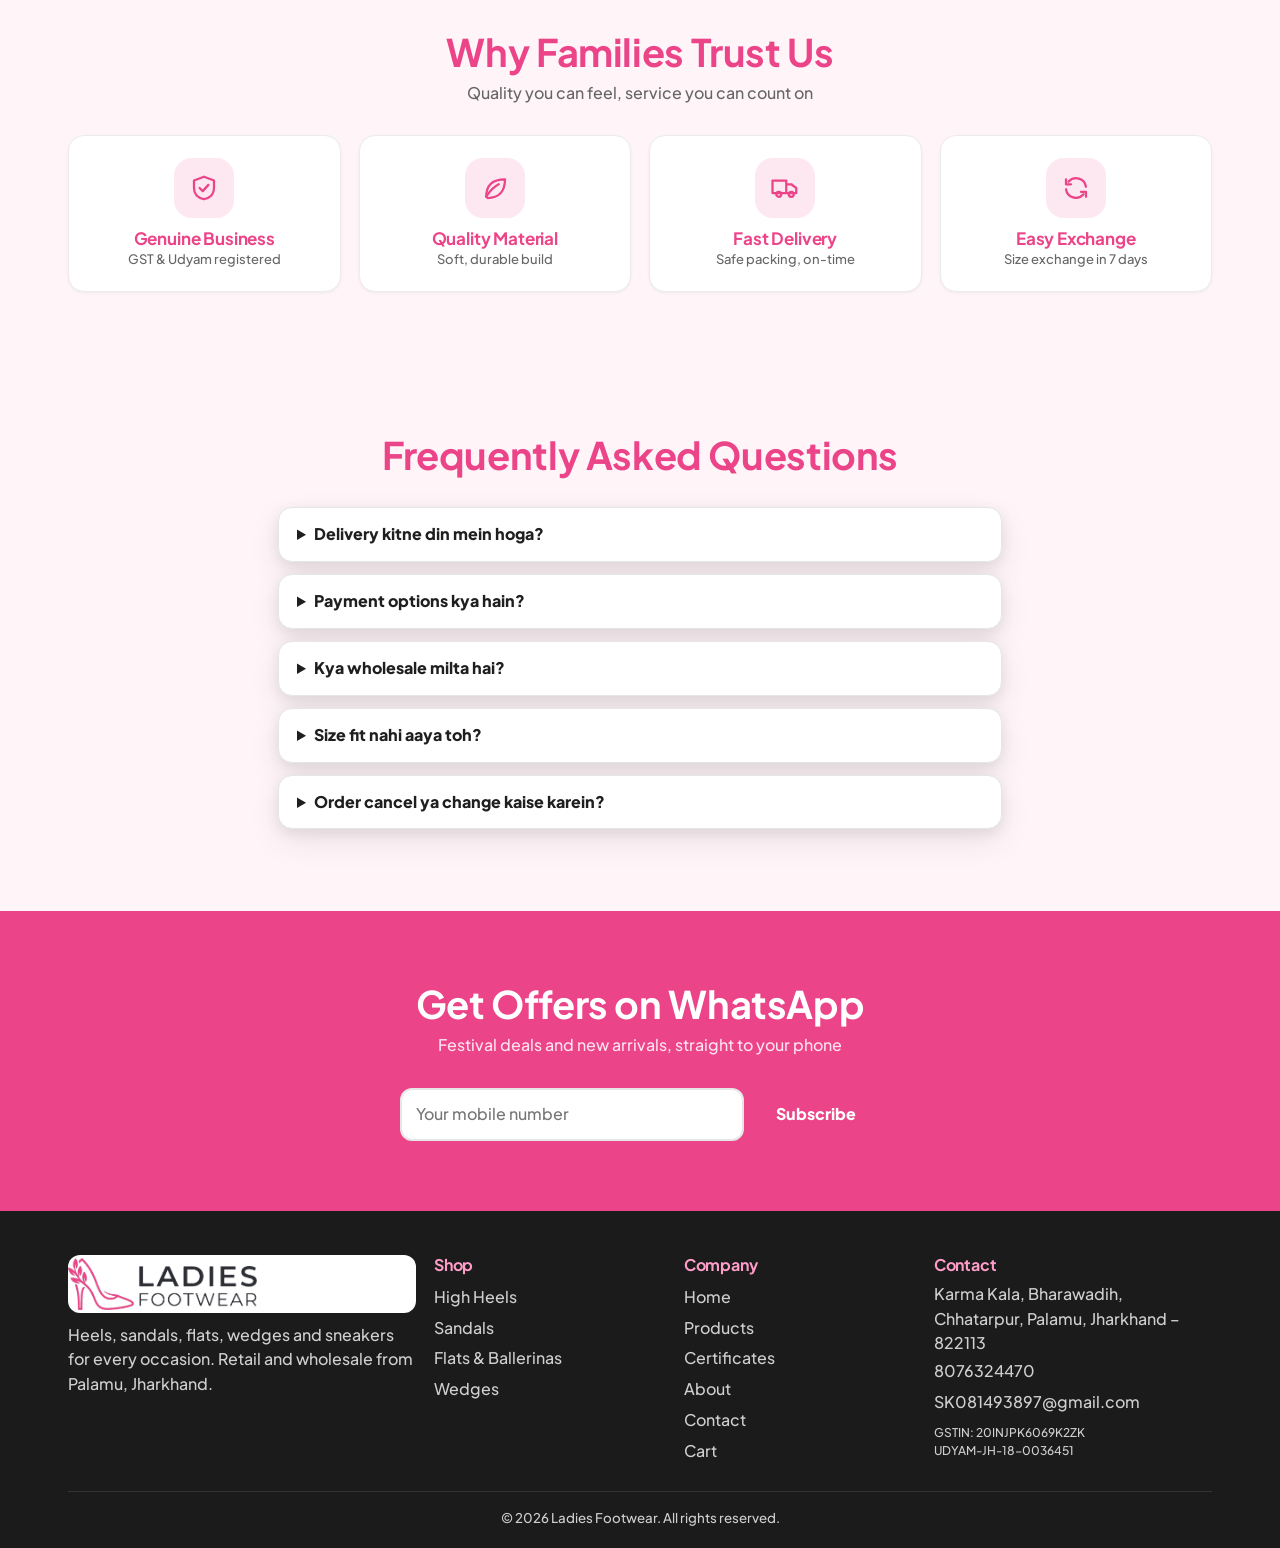
<file: contact.html>
<!DOCTYPE html>
<html lang="en"><head>
<meta charset="utf-8"><meta name="viewport" content="width=device-width, initial-scale=1, viewport-fit=cover">
<title>Ladies Footwear – Contact | Heels, Sandals, Flats & Sneakers</title>
<meta name="description" content="Ladies Footwear – stylish and comfortable heels, sandals, flats, wedges and sneakers for women. Retail and wholesale. Free delivery above ₹999.">
<meta name="theme-color" content="#EC4488">
<link rel="preconnect" href="https://fonts.googleapis.com"><link rel="preconnect" href="https://fonts.gstatic.com" crossorigin>
<link href="https://fonts.googleapis.com/css2?family=Plus+Jakarta+Sans:wght@500;600;700;800&display=swap" rel="stylesheet">
<link rel="icon" href="images/logo.png">
<link rel="stylesheet" href="css/style.css">
</head><body data-page="contact"><main id="app"></main><script src="js/app.js"></script></body></html>
</file>
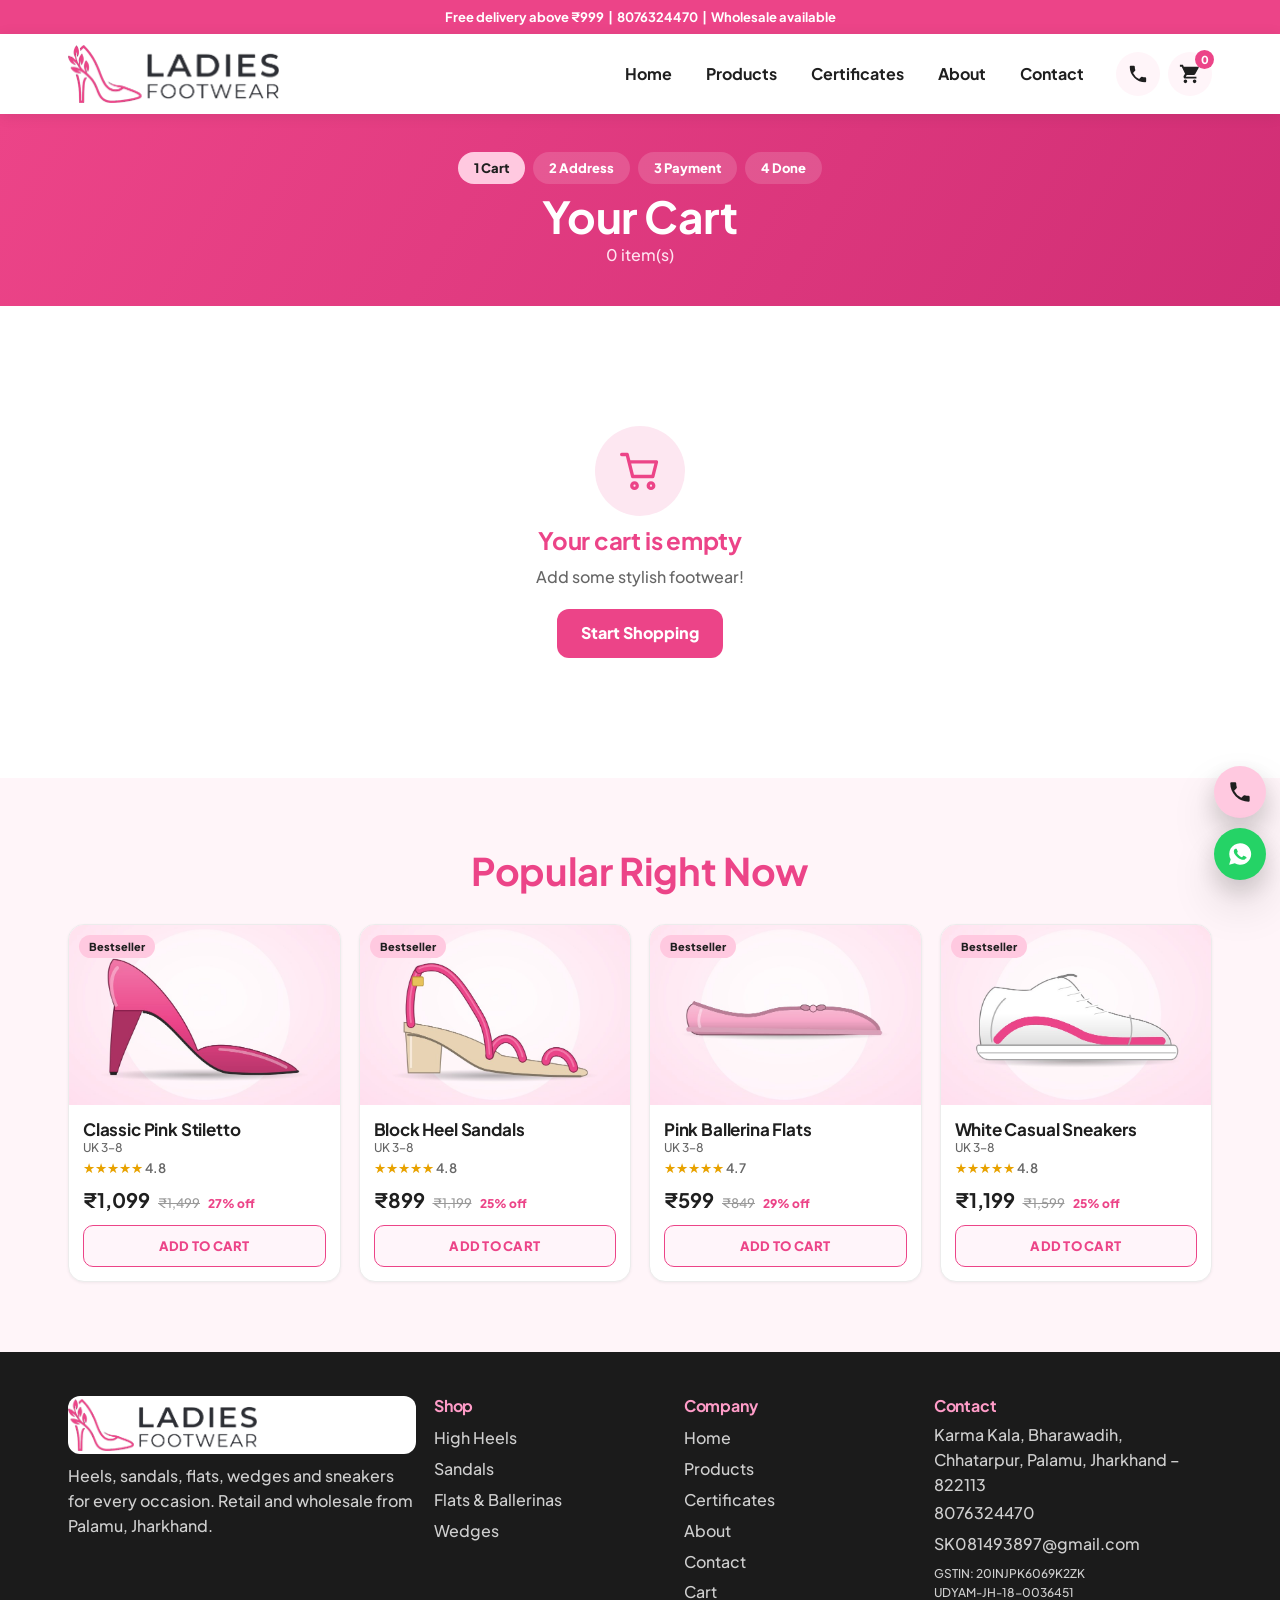
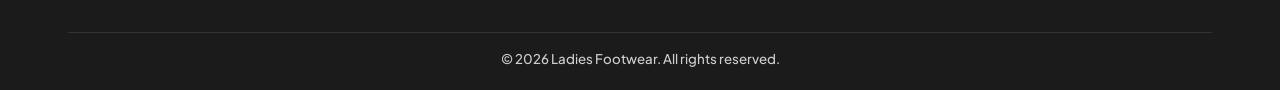
<file: payment.html>
<!DOCTYPE html>
<html lang="en"><head>
<meta charset="utf-8"><meta name="viewport" content="width=device-width, initial-scale=1, viewport-fit=cover">
<title>Ladies Footwear – Payment | Heels, Sandals, Flats & Sneakers</title>
<meta name="description" content="Ladies Footwear – stylish and comfortable heels, sandals, flats, wedges and sneakers for women. Retail and wholesale. Free delivery above ₹999.">
<meta name="theme-color" content="#EC4488">
<link rel="preconnect" href="https://fonts.googleapis.com"><link rel="preconnect" href="https://fonts.gstatic.com" crossorigin>
<link href="https://fonts.googleapis.com/css2?family=Plus+Jakarta+Sans:wght@500;600;700;800&display=swap" rel="stylesheet">
<link rel="icon" href="images/logo.png">
<link rel="stylesheet" href="css/style.css">
</head><body data-page="payment"><main id="app"></main><script src="js/app.js"></script></body></html>
</file>
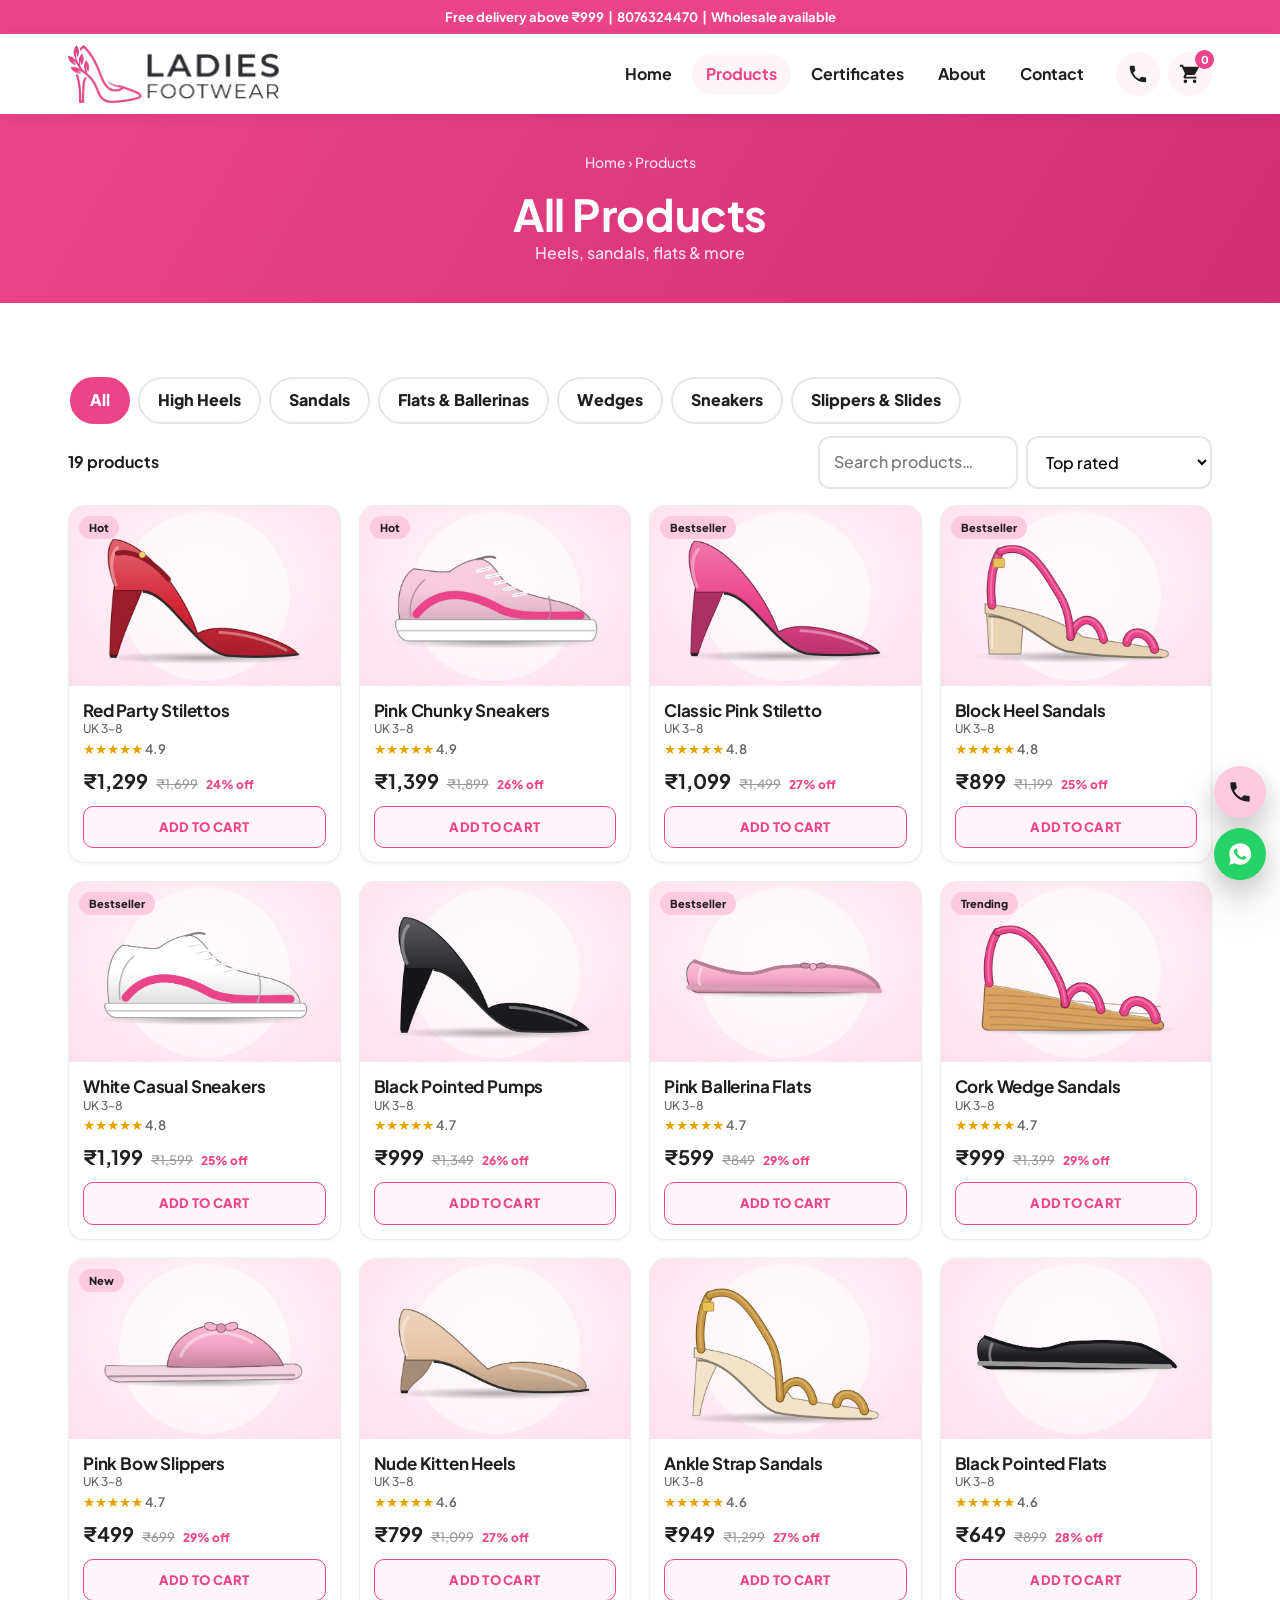
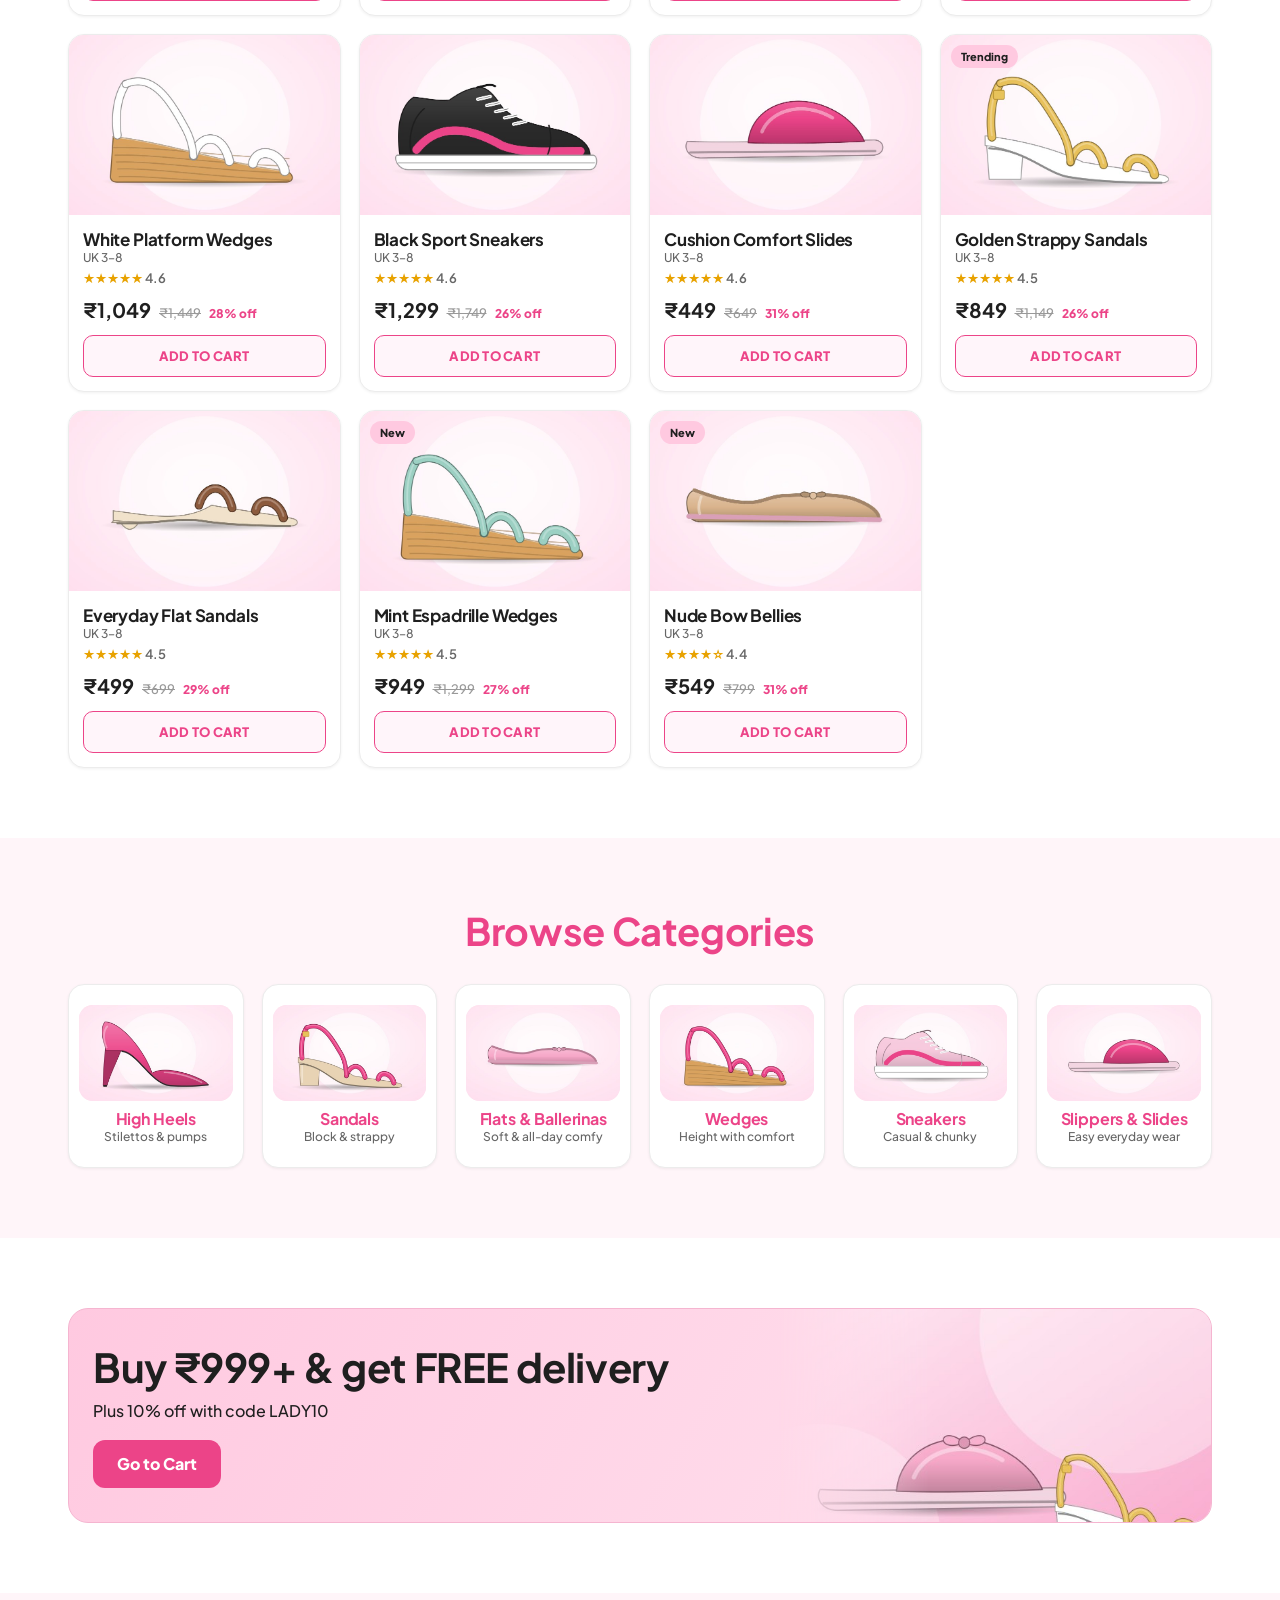
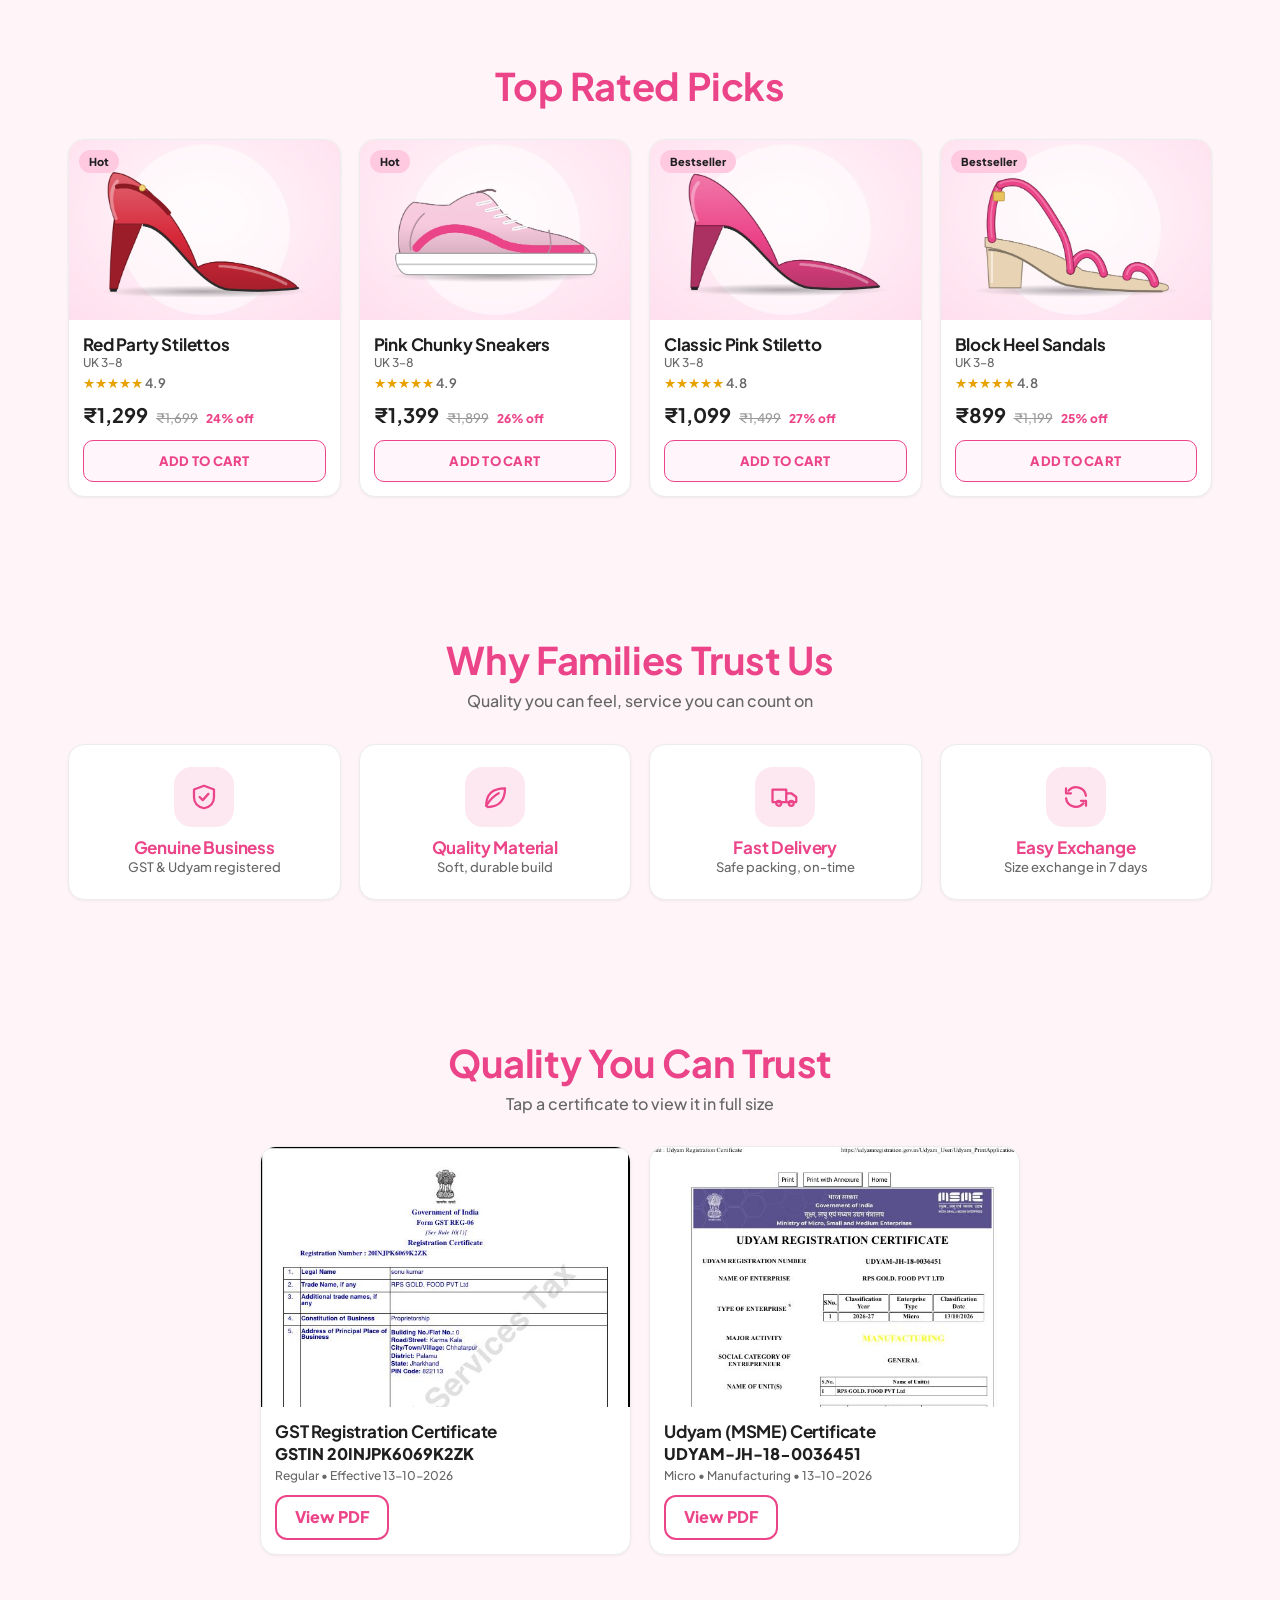
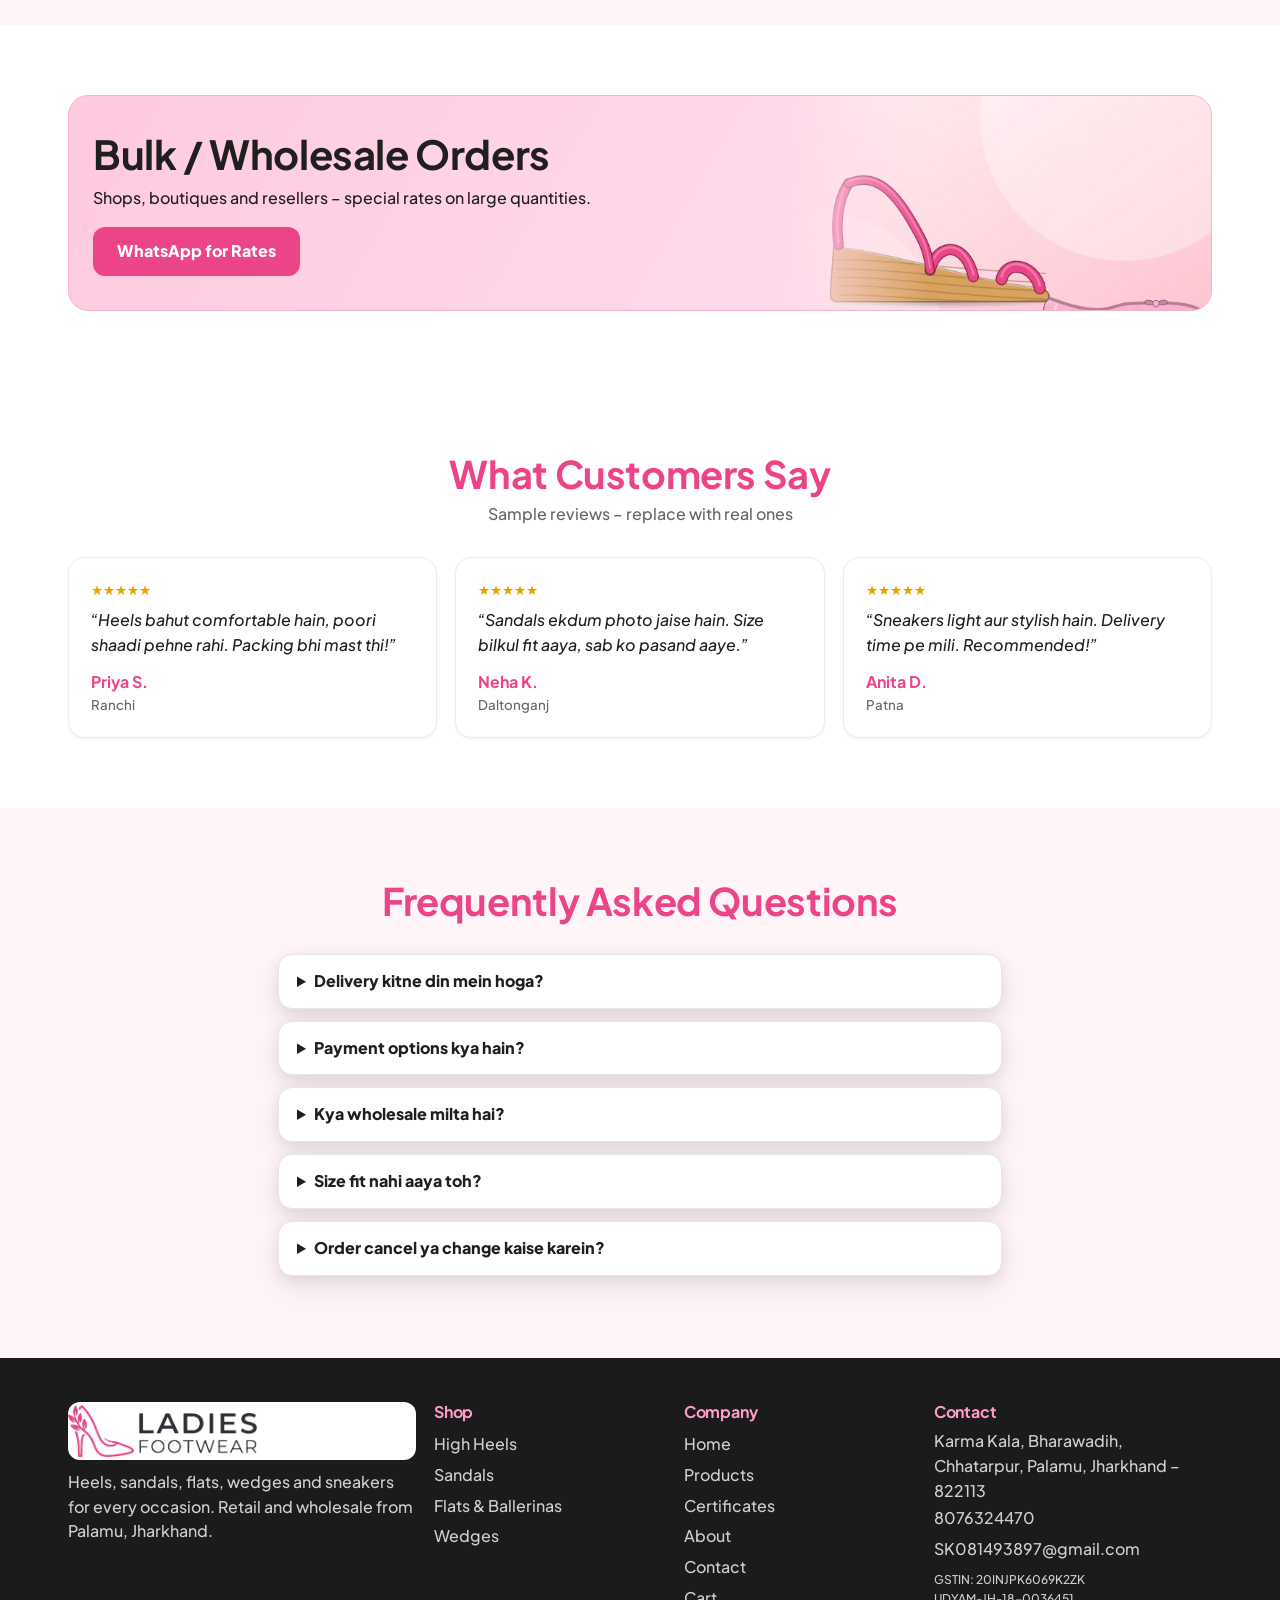
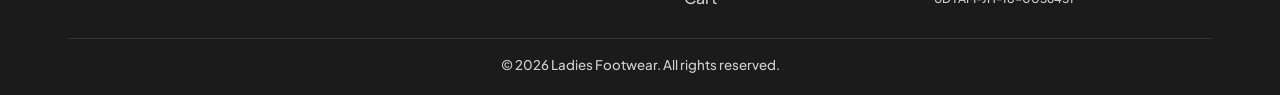
<file: product.html>
<!DOCTYPE html>
<html lang="en"><head>
<meta charset="utf-8"><meta name="viewport" content="width=device-width, initial-scale=1, viewport-fit=cover">
<title>Ladies Footwear – Product | Heels, Sandals, Flats & Sneakers</title>
<meta name="description" content="Ladies Footwear – stylish and comfortable heels, sandals, flats, wedges and sneakers for women. Retail and wholesale. Free delivery above ₹999.">
<meta name="theme-color" content="#EC4488">
<link rel="preconnect" href="https://fonts.googleapis.com"><link rel="preconnect" href="https://fonts.gstatic.com" crossorigin>
<link href="https://fonts.googleapis.com/css2?family=Plus+Jakarta+Sans:wght@500;600;700;800&display=swap" rel="stylesheet">
<link rel="icon" href="images/logo.png">
<link rel="stylesheet" href="css/style.css">
</head><body data-page="product"><main id="app"></main><script src="js/app.js"></script></body></html>
</file>
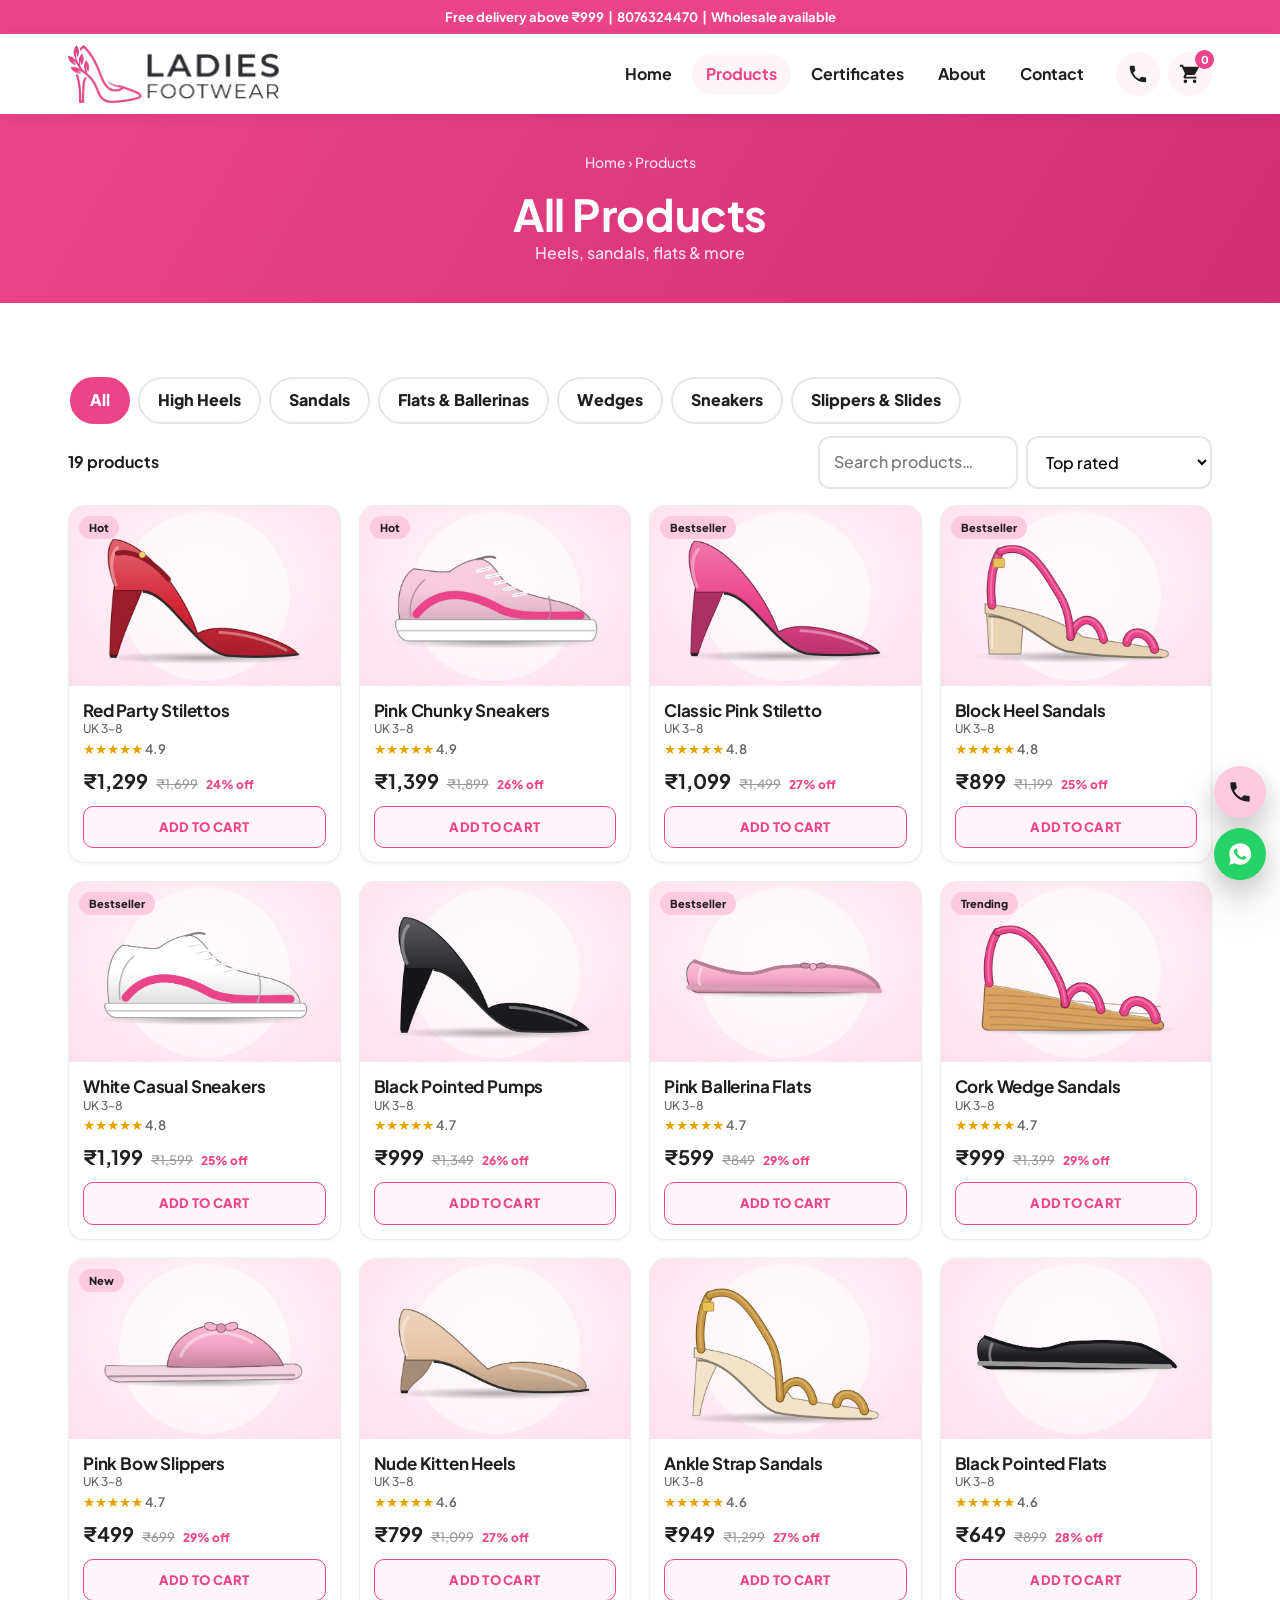
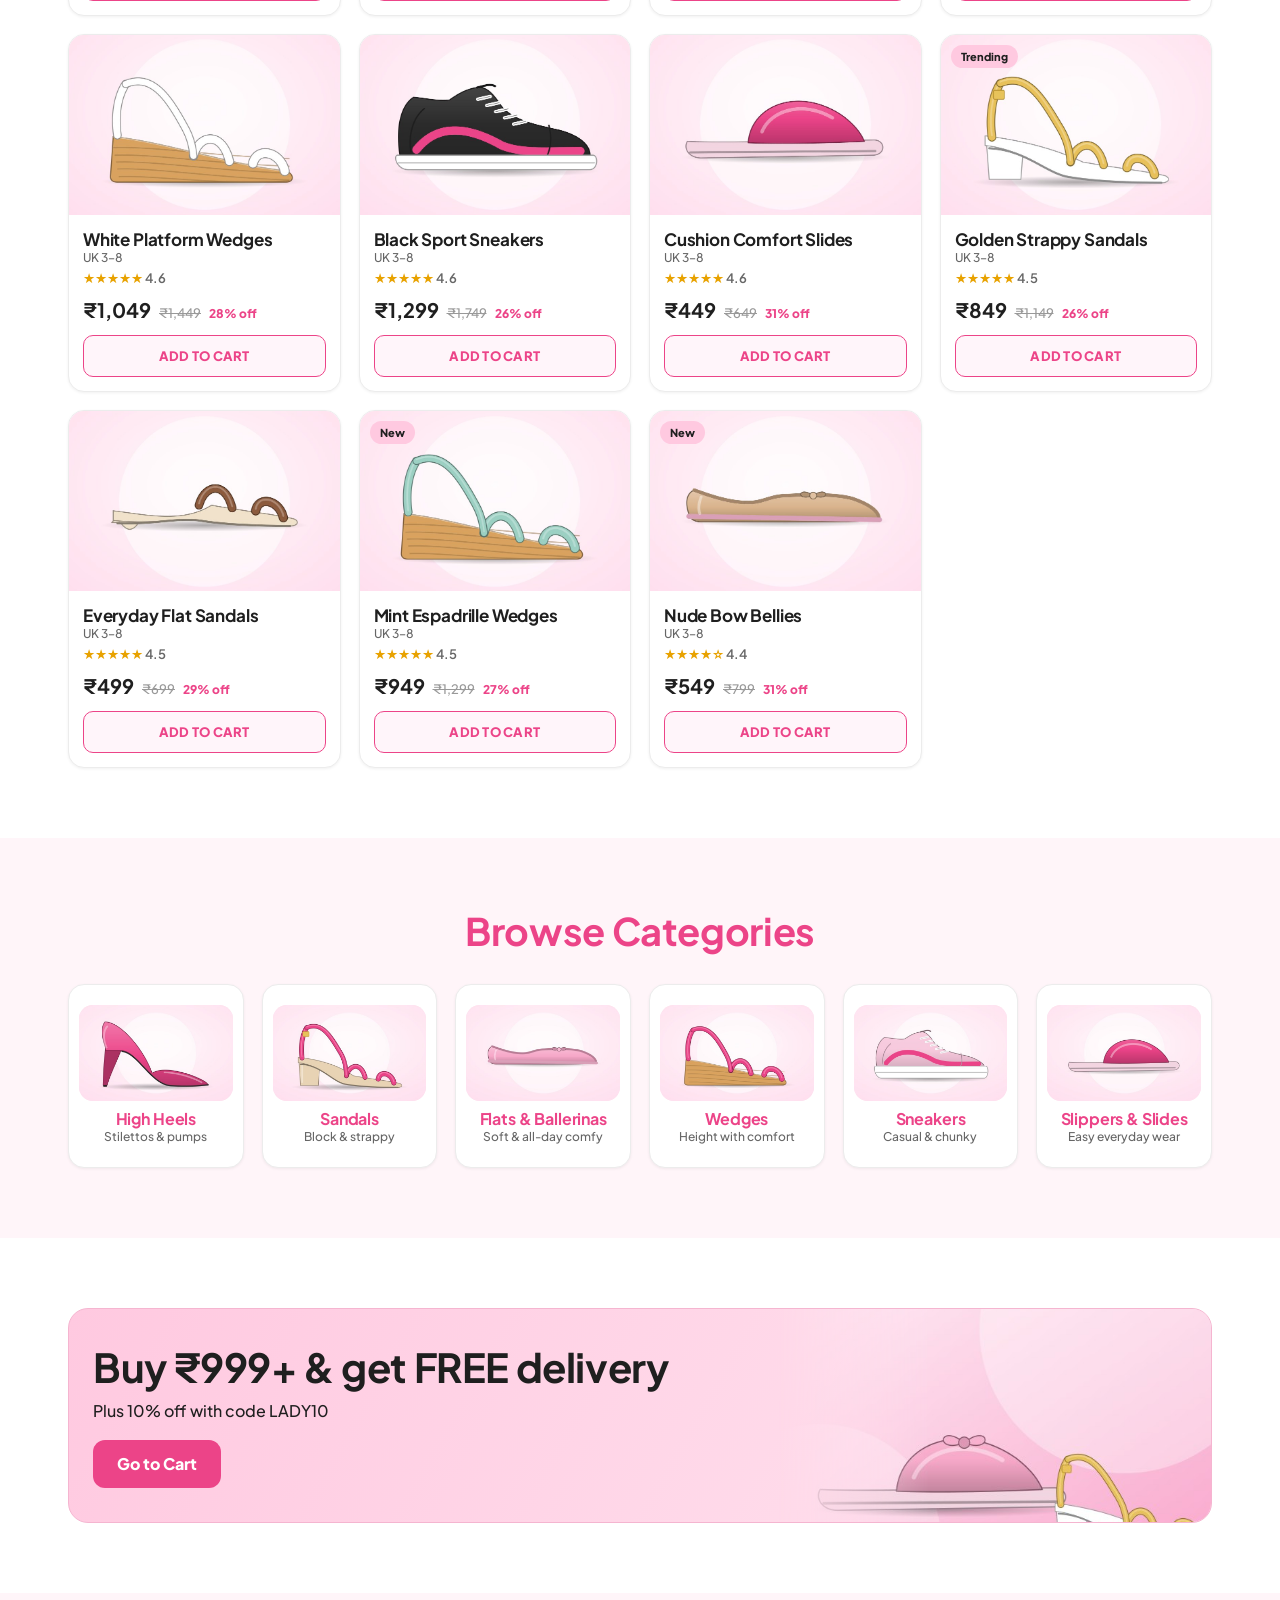
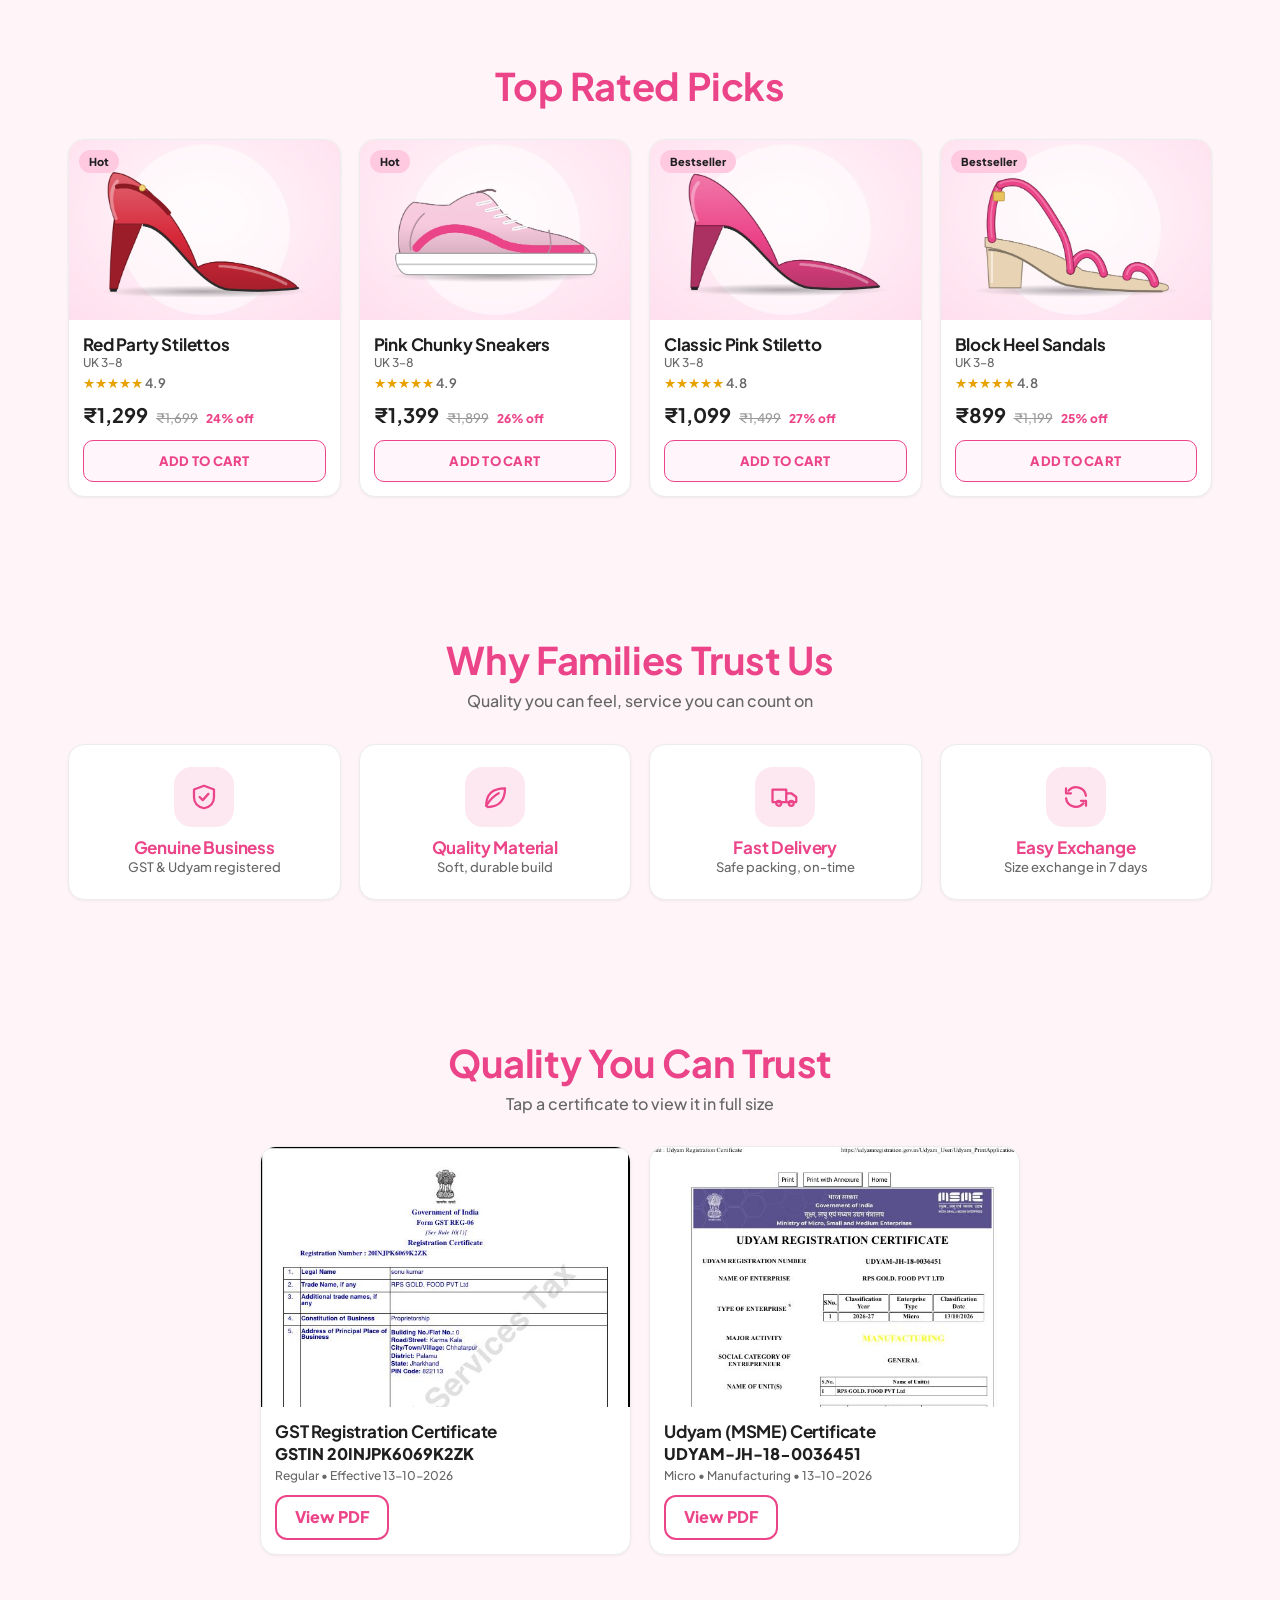
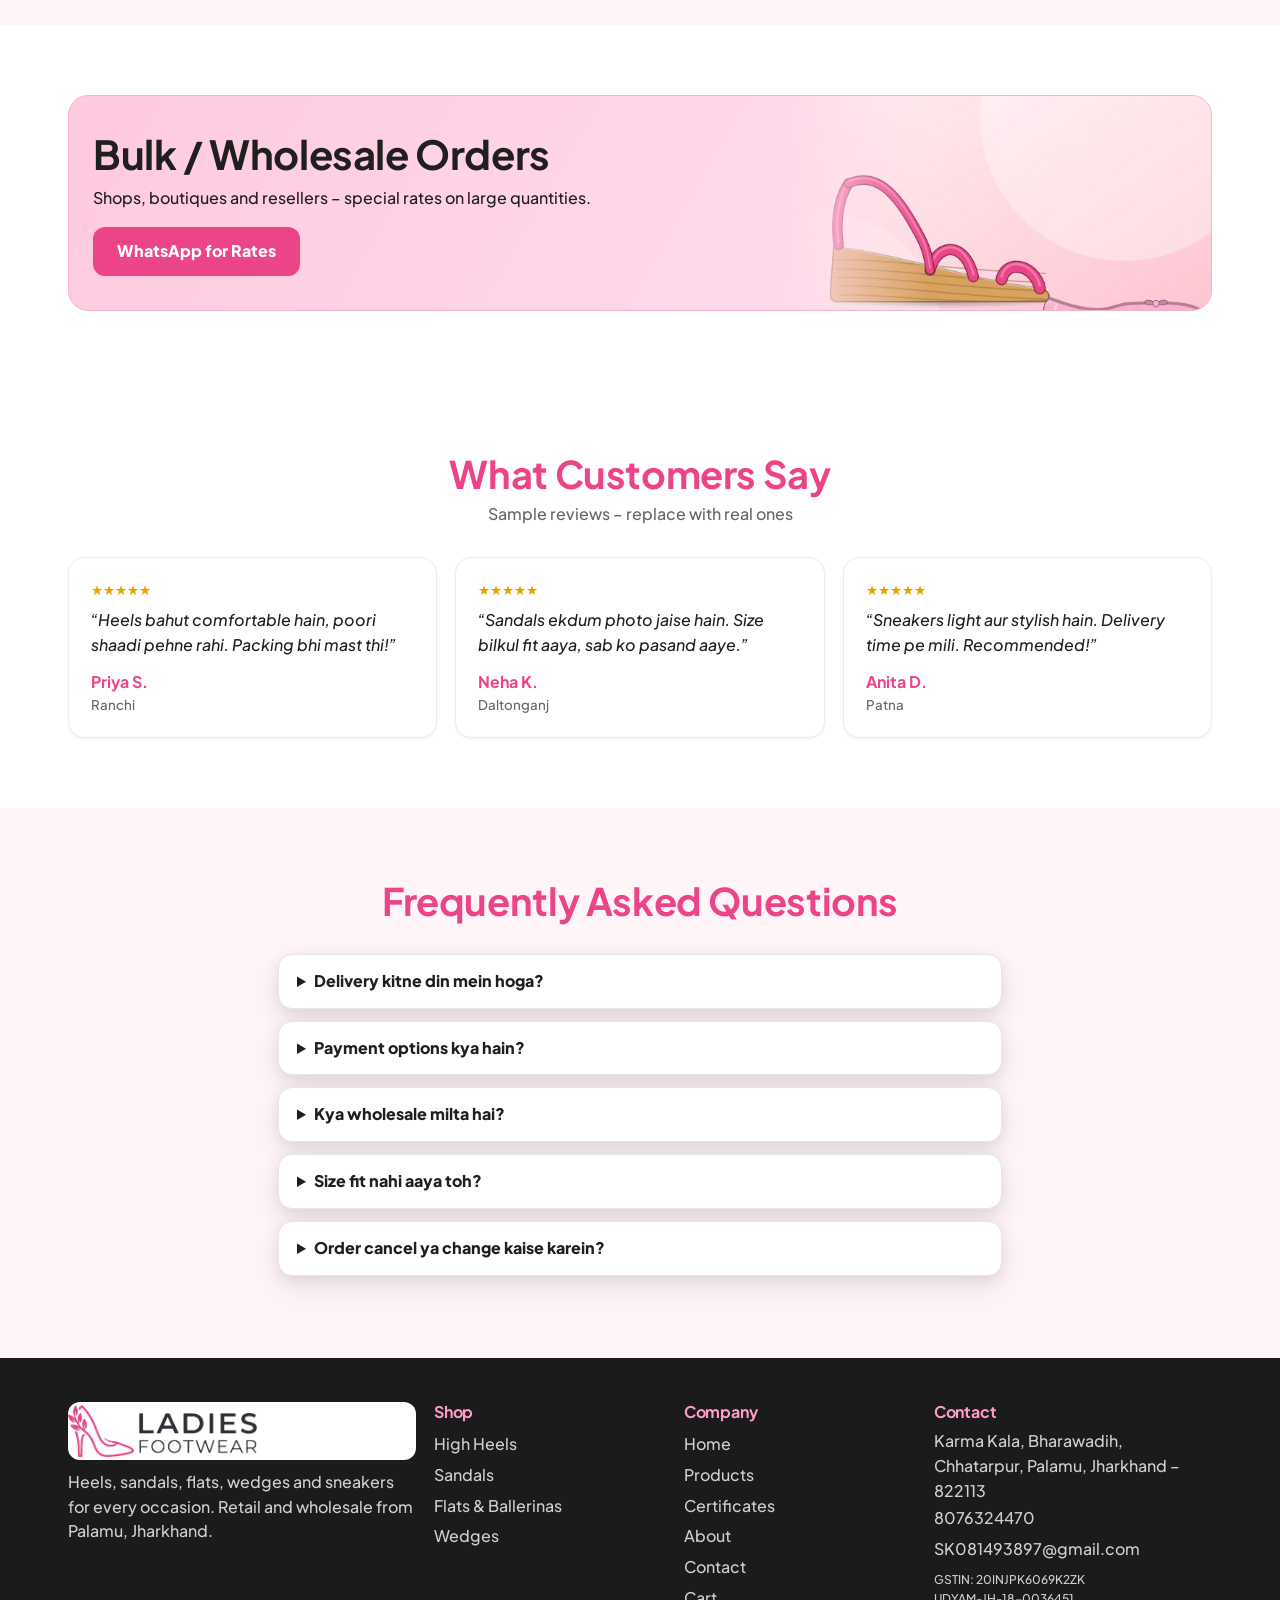
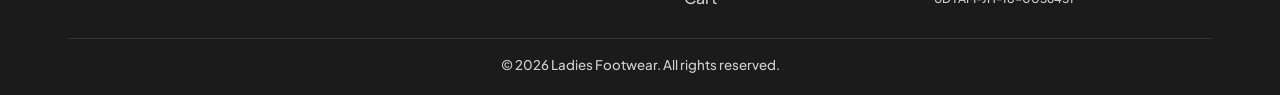
<file: products.html>
<!DOCTYPE html>
<html lang="en"><head>
<meta charset="utf-8"><meta name="viewport" content="width=device-width, initial-scale=1, viewport-fit=cover">
<title>Ladies Footwear – Products | Heels, Sandals, Flats & Sneakers</title>
<meta name="description" content="Ladies Footwear – stylish and comfortable heels, sandals, flats, wedges and sneakers for women. Retail and wholesale. Free delivery above ₹999.">
<meta name="theme-color" content="#EC4488">
<link rel="preconnect" href="https://fonts.googleapis.com"><link rel="preconnect" href="https://fonts.gstatic.com" crossorigin>
<link href="https://fonts.googleapis.com/css2?family=Plus+Jakarta+Sans:wght@500;600;700;800&display=swap" rel="stylesheet">
<link rel="icon" href="images/logo.png">
<link rel="stylesheet" href="css/style.css">
</head><body data-page="products"><main id="app"></main><script src="js/app.js"></script></body></html>
</file>
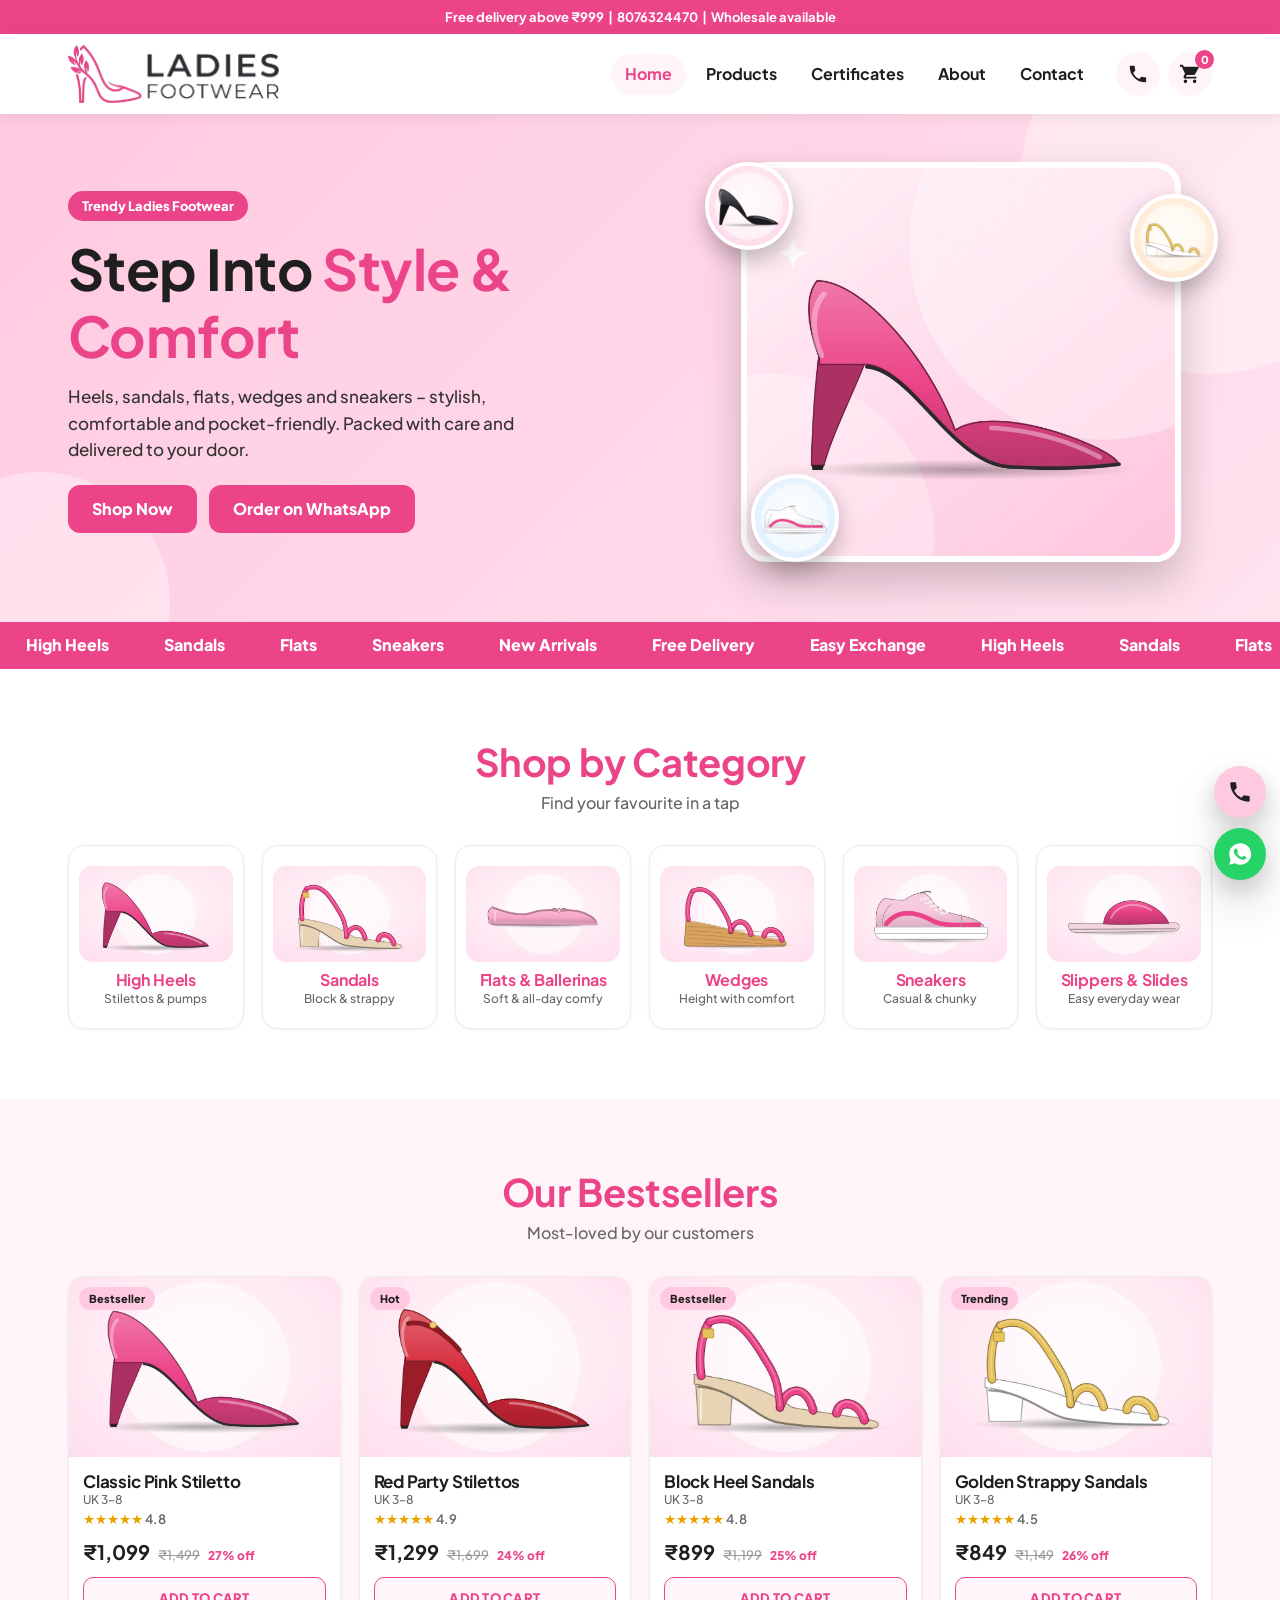
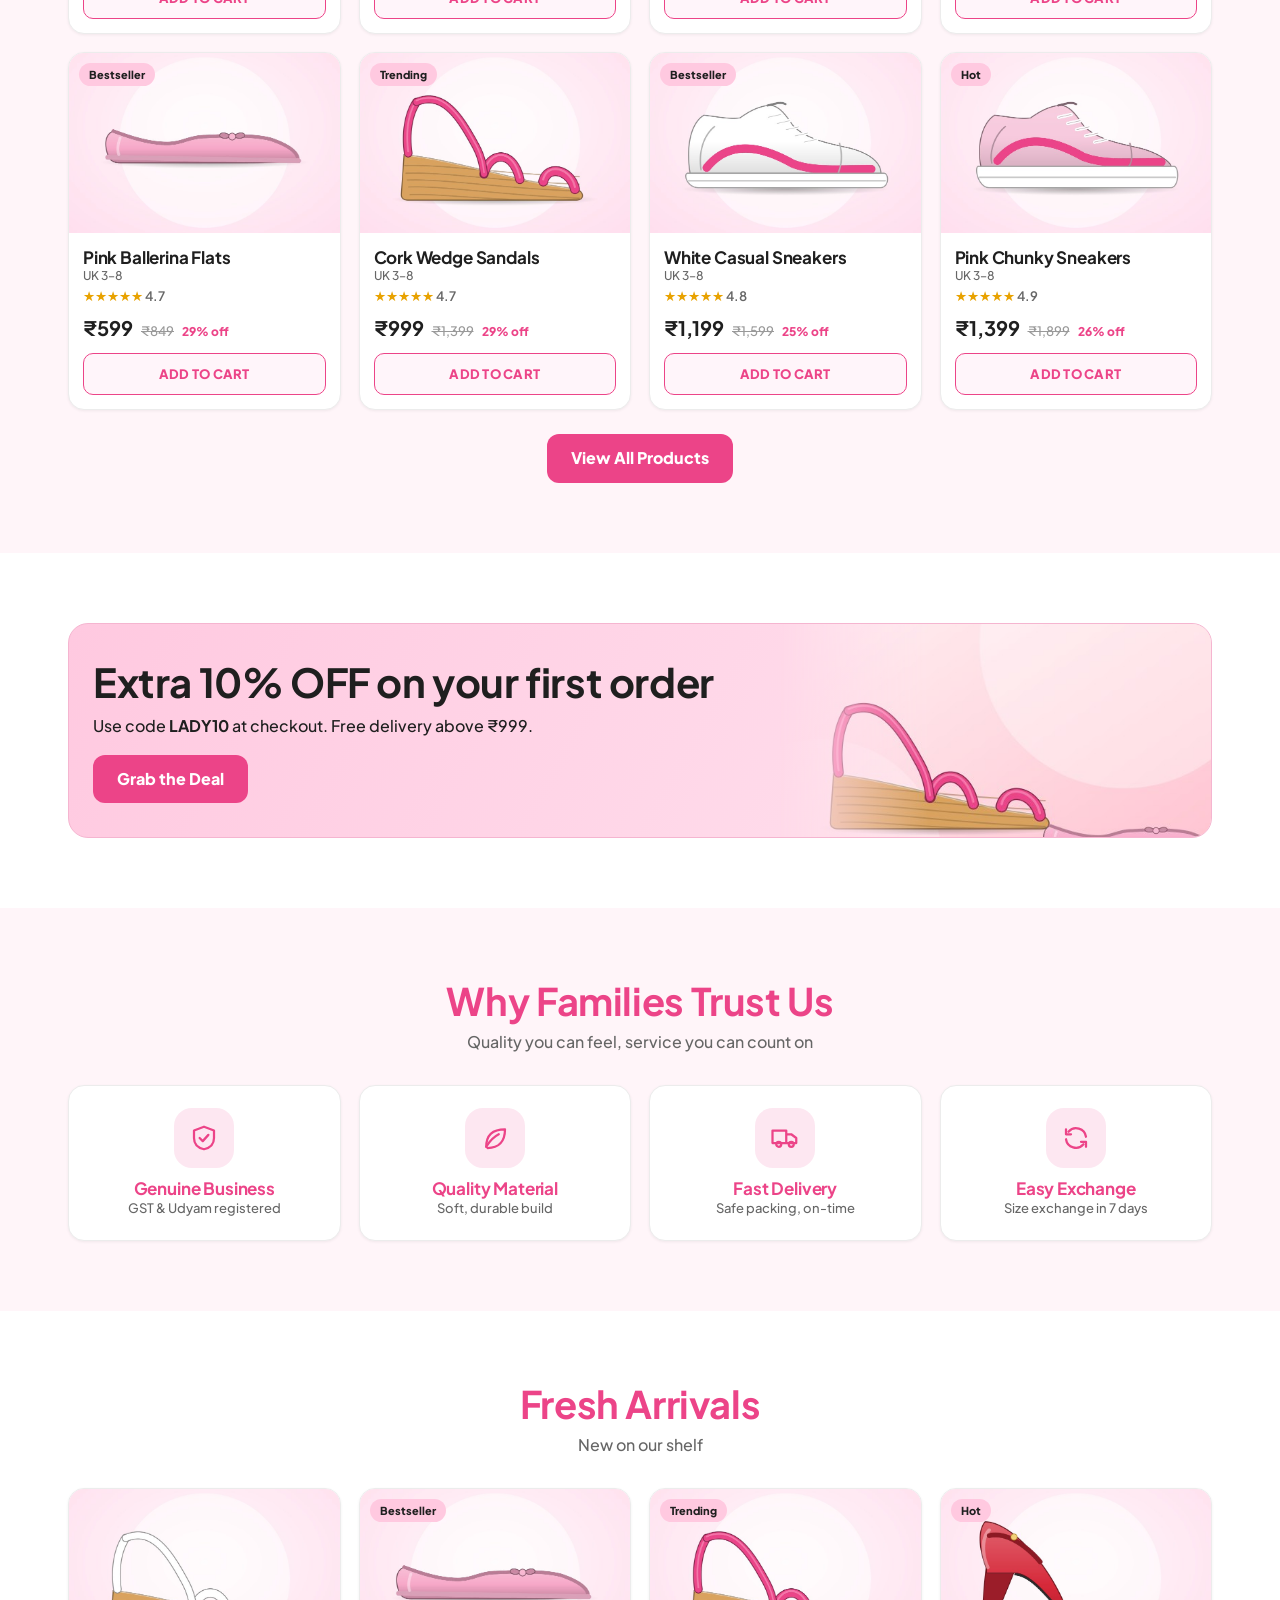
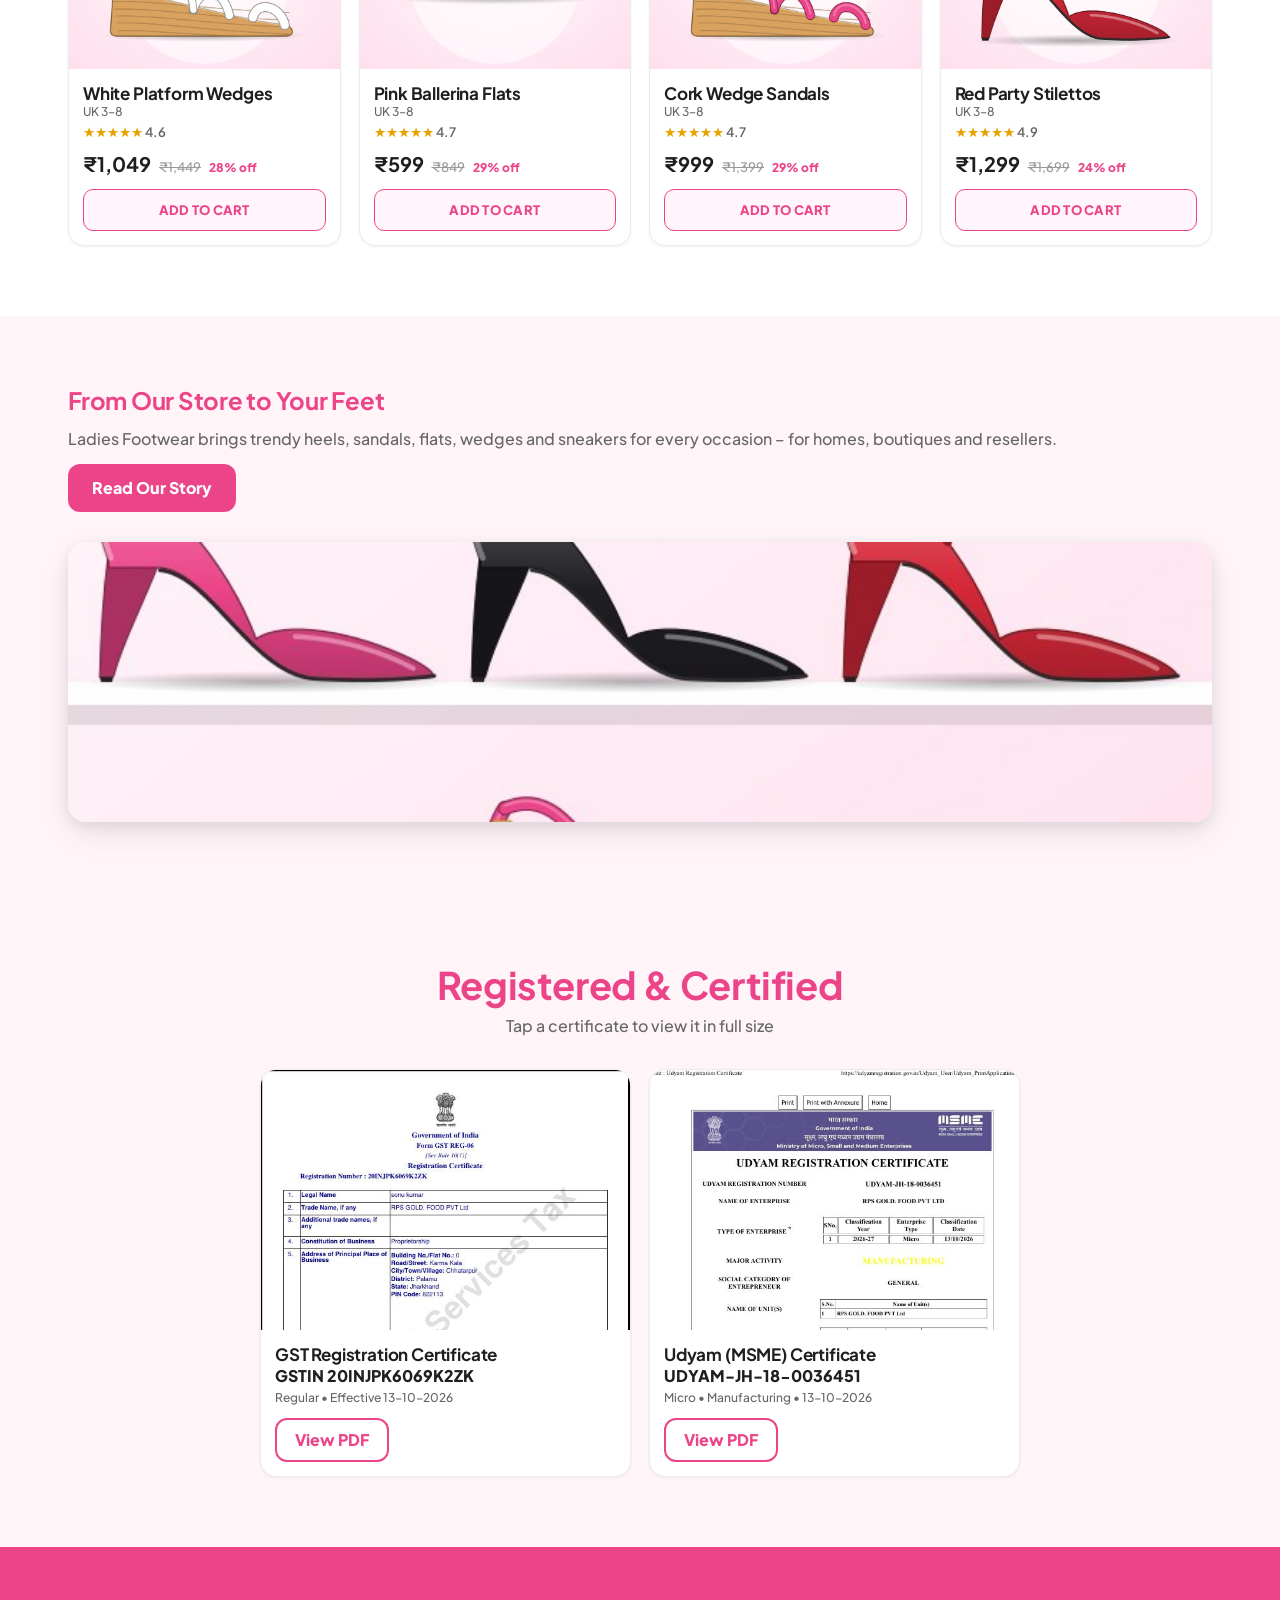
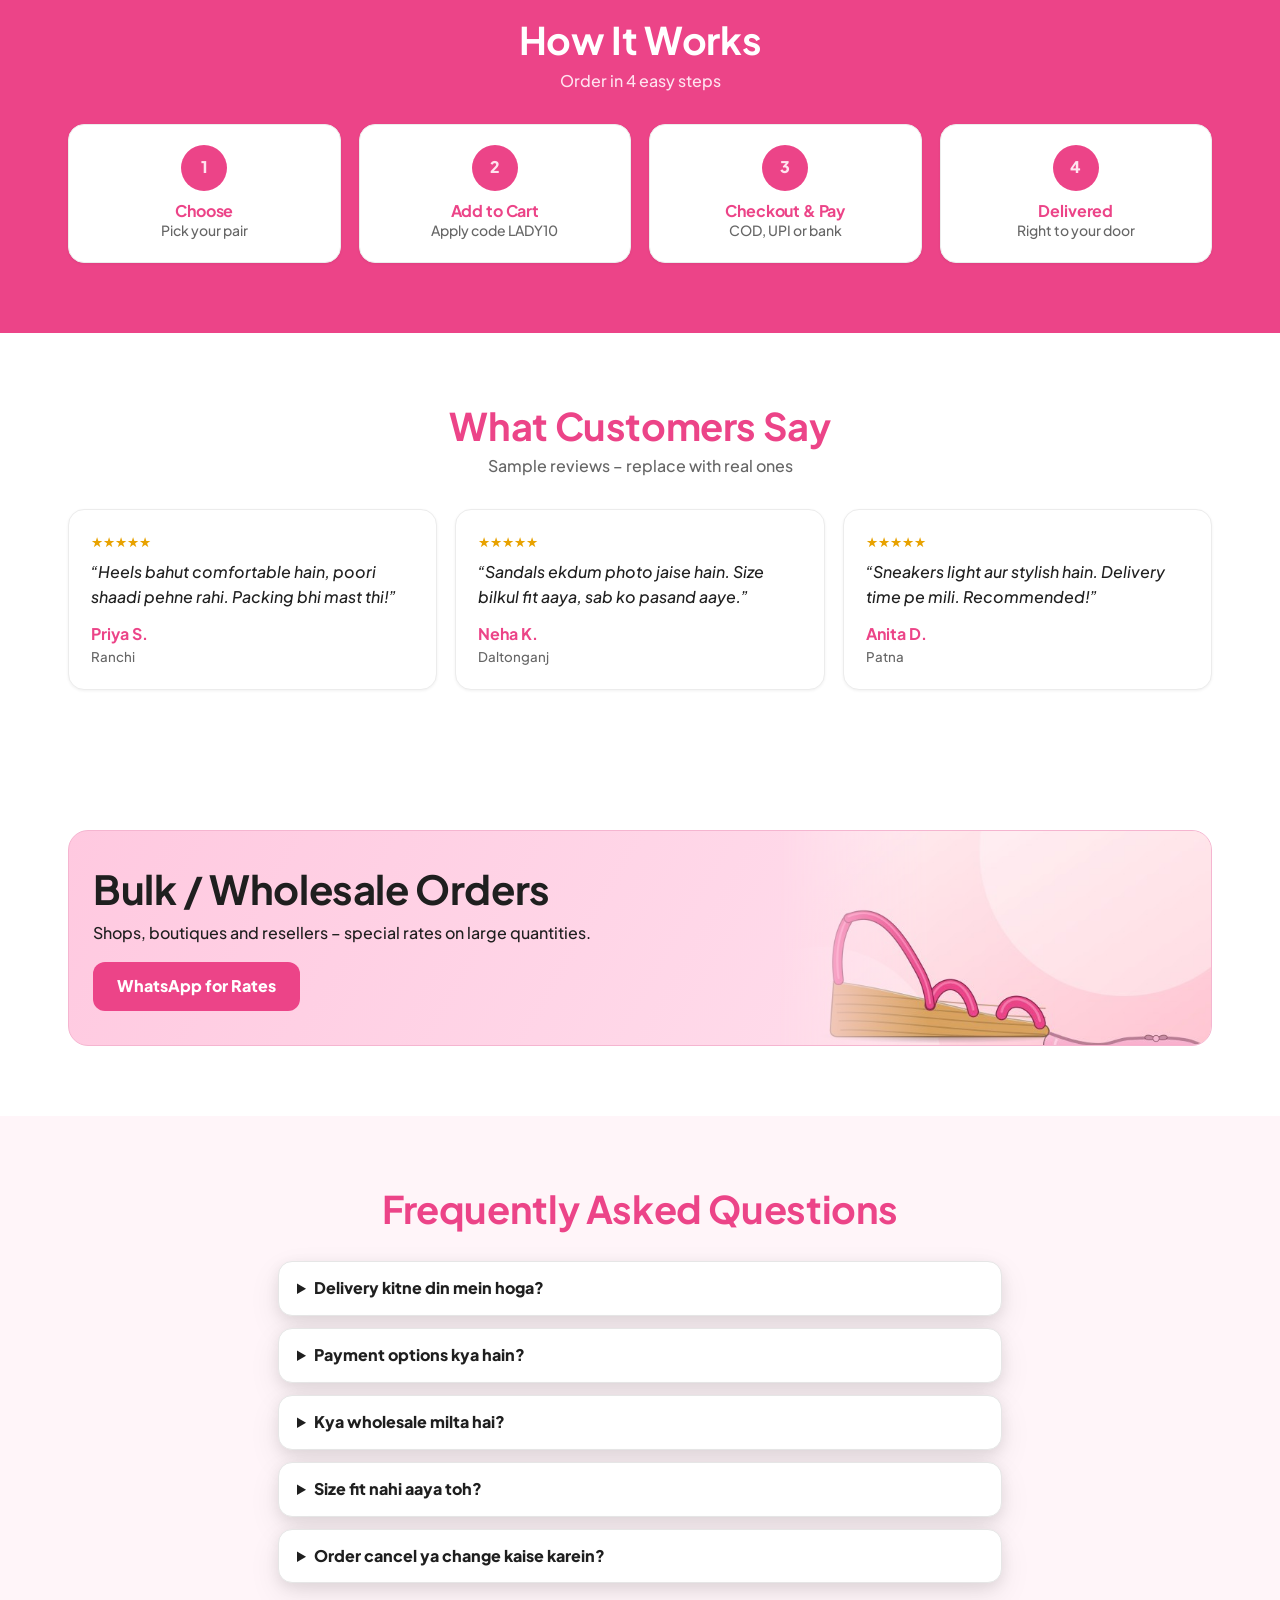
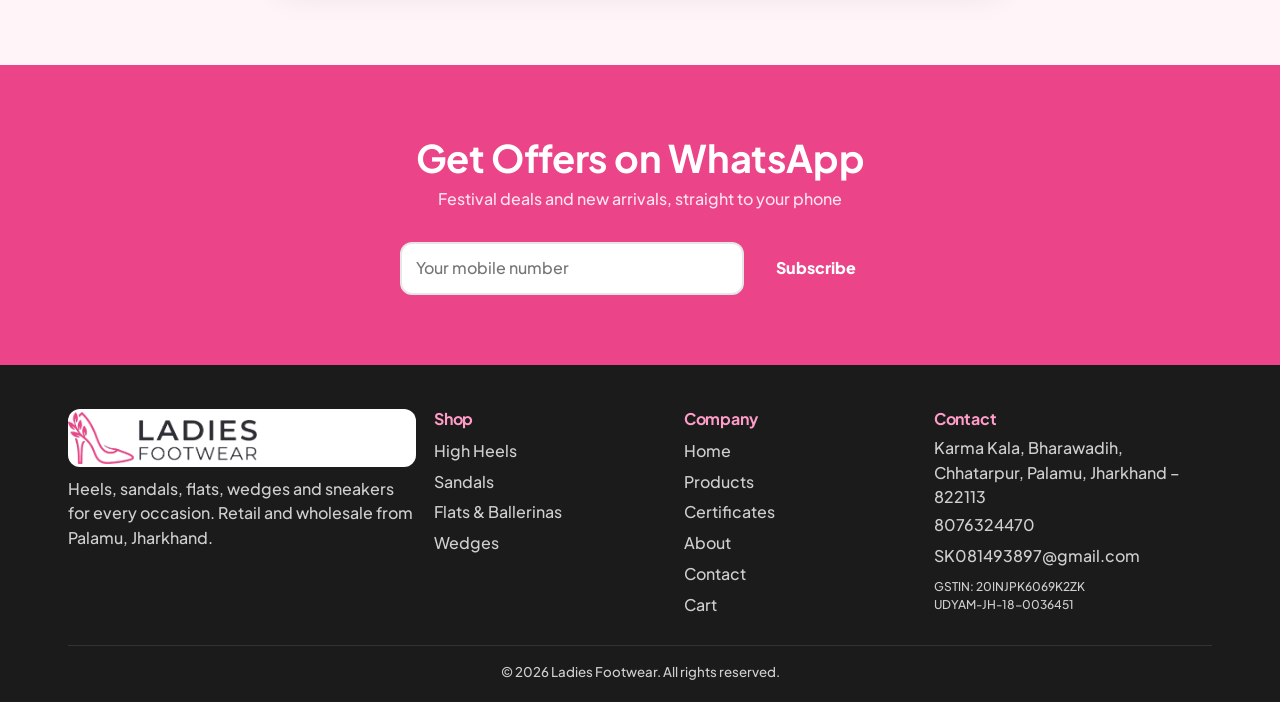
<file: success.html>
<!DOCTYPE html>
<html lang="en"><head>
<meta charset="utf-8"><meta name="viewport" content="width=device-width, initial-scale=1, viewport-fit=cover">
<title>Ladies Footwear – Success | Heels, Sandals, Flats & Sneakers</title>
<meta name="description" content="Ladies Footwear – stylish and comfortable heels, sandals, flats, wedges and sneakers for women. Retail and wholesale. Free delivery above ₹999.">
<meta name="theme-color" content="#EC4488">
<link rel="preconnect" href="https://fonts.googleapis.com"><link rel="preconnect" href="https://fonts.gstatic.com" crossorigin>
<link href="https://fonts.googleapis.com/css2?family=Plus+Jakarta+Sans:wght@500;600;700;800&display=swap" rel="stylesheet">
<link rel="icon" href="images/logo.png">
<link rel="stylesheet" href="css/style.css">
</head><body data-page="success"><main id="app"></main><script src="js/app.js"></script></body></html>
</file>
<file: css/style.css>
:root{--m:#EC4488;--m2:#D12E75;--g:#FFC9E0;--g2:#FFE3EF;--ink:#1F1F1F;--mut:#666666;--bg:#FFFFFF;--tint:#FFF5F9;--line:#E6E6E6;--ok:#D12E75;--sh:0 4px 14px rgba(0,0,0,.08),0 12px 32px rgba(0,0,0,.08);--sh2:0 10px 24px rgba(0,0,0,.16),0 24px 48px rgba(0,0,0,.14);--r:18px}
*{box-sizing:border-box;margin:0;padding:0}html{scroll-behavior:smooth}
body{font-family:Plus Jakarta Sans,system-ui,sans-serif;color:var(--ink);background:var(--bg);line-height:1.55;padding-bottom:84px;overflow-x:hidden}
h1,h2,h3,h4{font-family:'Plus Jakarta Sans',sans-serif;line-height:1.15;color:var(--m)}
a{color:inherit;text-decoration:none}button{font:inherit;cursor:pointer;border:0;background:none;color:inherit}img{max-width:100%}
.wrap{max-width:1180px;margin:0 auto;padding:0 18px}
.sec{padding:54px 0}.sec.t{background:var(--tint)}.sec.d{background:var(--m);color:#fff}.sec.d h2,.sec.d h3{color:var(--g2)}
.sh{text-align:center;margin-bottom:30px}.sh h2{font-size:clamp(26px,5vw,38px)}.sh p{color:var(--mut);max-width:560px;margin:6px auto 0}.d .sh p{color:#FFE3F0}
.btn{display:inline-flex;align-items:center;gap:8px;padding:12px 24px;border-radius:999px;font-weight:800;transition:.25s;box-shadow:0 6px 16px rgba(0,0,0,.12)}
.btn:hover{transform:translateY(-3px);box-shadow:0 12px 26px rgba(0,0,0,.2)}
.b1{background:var(--g);color:var(--ink)}.b2{background:var(--m);color:#fff}.b3{background:#fff;color:var(--m);border:2px solid var(--m)}.bw{background:#25D366;color:#fff}
.top{background:var(--m);color:#fff;font-size:13px;text-align:center;padding:7px 10px;font-weight:700}
header.hd{position:sticky;top:0;z-index:50;background:#fff;box-shadow:0 2px 14px rgba(0,0,0,.08)}
.hd .wrap{display:flex;align-items:center;gap:18px;height:66px}
.logo{display:flex;align-items:center;gap:10px;font-family:'Plus Jakarta Sans';font-weight:800;color:var(--m);font-size:20px;line-height:1}
.logo i{font-style:normal;width:42px;height:42px;border-radius:12px;background:linear-gradient(135deg,var(--g),#F8A5C9);display:grid;place-items:center;font-size:22px;box-shadow:var(--sh)}
.logo small{display:block;font-size:11px;color:var(--mut);font-family:Plus Jakarta Sans;font-weight:700}
nav.dn{margin-left:auto;display:none;gap:6px}nav.dn a{padding:8px 14px;border-radius:999px;font-weight:700}nav.dn a:hover,nav.dn a.on{background:var(--tint);color:var(--m)}
.hr{margin-left:auto;display:flex;gap:8px;align-items:center}nav.dn+.hr{margin-left:0}
.ib{width:44px;height:44px;border-radius:50%;display:grid;place-items:center;background:var(--tint);position:relative;transition:.2s}.ib:hover{background:var(--g)}
.ib svg{width:22px;height:22px}.bd{position:absolute;top:-2px;right:-2px;background:var(--m);color:#fff;font-size:11px;min-width:19px;height:19px;border-radius:99px;display:grid;place-items:center;font-weight:800}
.bn{position:fixed;left:10px;right:10px;bottom:calc(10px + env(safe-area-inset-bottom,0px));z-index:60;background:var(--m);border-radius:24px;display:flex;justify-content:space-around;padding:8px 4px;box-shadow:var(--sh2)}
.bn a{display:flex;flex-direction:column;align-items:center;gap:2px;font-size:11px;font-weight:700;color:#FFE3F0;padding:4px 10px;border-radius:16px;position:relative;transition:.2s}
.bn a svg{width:22px;height:22px}.bn a.on{color:var(--ink);background:var(--g);transform:translateY(-6px);box-shadow:0 6px 14px rgba(0,0,0,.3)}
.bn .bd{background:var(--g);color:var(--ink);top:-4px;right:2px}
.fab{position:fixed;right:14px;bottom:calc(92px + env(safe-area-inset-bottom,0px));z-index:55;display:flex;flex-direction:column;gap:10px}
.fab a{width:52px;height:52px;border-radius:50%;display:grid;place-items:center;color:#fff;box-shadow:var(--sh2);animation:pulse 2.4s infinite}
.fab a svg{width:26px;height:26px}.fw{background:#25D366}.fc{background:var(--g);color:var(--ink)!important;animation-delay:1.2s!important}
@keyframes pulse{0%{box-shadow:0 0 0 0 rgba(37,211,102,.55),var(--sh2)}70%{box-shadow:0 0 0 16px rgba(37,211,102,0),var(--sh2)}100%{box-shadow:0 0 0 0 rgba(37,211,102,0),var(--sh2)}}
.hero{background:linear-gradient(135deg,var(--m) 0%,#D12E75 100%);color:#fff;position:relative;overflow:hidden;padding:48px 0 60px}
.hero .wrap{display:grid;gap:30px;align-items:center;position:relative;z-index:2}
.hero h1{color:#fff;font-size:clamp(32px,7vw,56px)}.hero h1 span{color:var(--g2)}
.hero p{color:#333;margin:14px 0 22px;max-width:480px;font-size:17px}.hero .cta{display:flex;gap:12px;flex-wrap:wrap}
.pill{display:inline-block;background:rgba(255,201,224,.18);border:1px solid var(--g2);color:var(--g2);padding:5px 14px;border-radius:99px;font-size:13px;font-weight:800;margin-bottom:14px}
.hv{position:relative;height:300px;display:grid;place-items:center}
.hv .big{width:240px;height:240px;border-radius:50%;background:radial-gradient(circle,var(--g2),var(--g));display:grid;place-items:center;font-size:120px;box-shadow:0 0 0 14px rgba(255,201,224,.2),0 0 0 32px rgba(255,201,224,.1);animation:fl 5s ease-in-out infinite}
.hv span.f{position:absolute;font-size:44px;animation:fl 4s ease-in-out infinite;filter:drop-shadow(0 8px 10px rgba(0,0,0,.35))}
@keyframes fl{50%{transform:translateY(-14px) rotate(4deg)}}
.hero:before,.hero:after{content:"";position:absolute;border-radius:50%;background:rgba(255,201,224,.08)}.hero:before{width:380px;height:380px;right:-120px;top:-120px}.hero:after{width:260px;height:260px;left:-90px;bottom:-110px}
.mq{background:var(--g);overflow:hidden;white-space:nowrap;padding:11px 0;font-weight:800;color:var(--ink)}
.mq div{display:inline-block;animation:mq 28s linear infinite}.mq span{margin:0 26px}@keyframes mq{to{transform:translateX(-50%)}}
.grid{display:grid;gap:18px}.g2{grid-template-columns:repeat(2,1fr)}
.card{background:#fff;border-radius:var(--r);box-shadow:var(--sh);transition:.3s;overflow:hidden;border:1px solid var(--line)}
.card:hover{transform:translateY(-8px);box-shadow:var(--sh2)}
.feat{padding:22px 14px;text-align:center}.feat .ic{width:60px;height:60px;border-radius:18px;margin:0 auto 10px;display:grid;place-items:center;font-size:30px;background:var(--tint);transition:.3s}.feat:hover .ic{background:var(--g);transform:rotate(-8deg) scale(1.1)}
.feat h4{font-size:17px}.feat p{font-size:13px;color:var(--mut)}
.cat{padding:20px 10px;text-align:center;cursor:pointer;display:block}.cat .ci{font-size:48px;width:84px;height:84px;margin:0 auto 8px;border-radius:50%;display:grid;place-items:center;background:var(--tint);transition:.3s}.cat:hover .ci{background:var(--g);transform:scale(1.12) rotate(6deg)}.cat h4{font-size:16px}.cat p{font-size:12px;color:var(--mut)}
.pimg{height:170px;display:grid;place-items:center;font-size:80px;position:relative;overflow:hidden;cursor:pointer}
.pimg:before{content:"";position:absolute;width:190px;height:190px;border-radius:50%;background:rgba(255,255,255,.35);transition:.4s}.pc:hover .pimg:before{transform:scale(1.35)}
.pimg b{position:relative;transition:.4s;filter:drop-shadow(0 8px 8px rgba(0,0,0,.25))}.pc:hover .pimg b{transform:scale(1.15) rotate(-6deg)}
.pimg img{width:100%;height:100%;object-fit:cover;position:absolute;inset:0}
.tag{position:absolute;top:10px;left:10px;background:var(--m);color:#fff;font-size:11px;font-weight:800;padding:3px 10px;border-radius:99px;z-index:2}
.pb{padding:14px}.pb h3{font-size:17px;color:var(--ink);cursor:pointer}.pb .w{font-size:12px;color:var(--mut)}
.st{color:#E8A200;font-size:13px;font-weight:800}.pr{display:flex;align-items:baseline;gap:8px;margin:6px 0 10px}.pr b{font-size:20px;color:var(--m);font-family:'Plus Jakarta Sans'}.pr s{font-size:13px;color:#999}.pr em{font-style:normal;font-size:12px;color:var(--ok);font-weight:800}
.add{width:100%;padding:10px;border-radius:12px;background:var(--g);font-weight:800;transition:.2s}.add:hover{background:var(--m);color:#fff}
.ban{border-radius:26px;padding:34px 24px;background:linear-gradient(120deg,var(--g),#FFE3EF);display:grid;gap:14px;box-shadow:var(--sh);position:relative;overflow:hidden}
.ban h2{color:var(--ink);font-size:clamp(26px,5vw,40px)}.ban .em{position:absolute;right:14px;bottom:-14px;font-size:120px;opacity:.25;animation:fl 5s infinite}
.steps .card{padding:22px;text-align:center}.steps .n{width:46px;height:46px;border-radius:50%;background:var(--m);color:var(--g2);display:grid;place-items:center;margin:0 auto 10px;font-family:'Plus Jakarta Sans';font-weight:800;font-size:20px}
.tm{padding:22px}.tm p{font-style:italic;margin:8px 0 12px}.tm b{color:var(--m)}.tm small{display:block;color:var(--mut)}
.cert{padding:18px;display:flex;gap:12px;align-items:center}.cert i{font-style:normal;font-size:34px}.cert b{display:block;color:var(--m)}.cert small{color:var(--mut);word-break:break-all}
details{background:#fff;border-radius:14px;box-shadow:var(--sh);margin-bottom:12px;padding:14px 18px;border:1px solid var(--line);transition:.2s}details:hover{box-shadow:var(--sh2)}summary{font-weight:800;cursor:pointer;color:var(--m)}details p{margin-top:8px;color:var(--mut)}
.nl{display:flex;gap:8px;max-width:480px;margin:16px auto 0;flex-wrap:wrap;justify-content:center}.nl input{flex:1;min-width:200px}
input,select,textarea{width:100%;padding:12px 14px;border:2px solid var(--line);border-radius:12px;font:inherit;background:#fff;transition:.2s}input:focus,select:focus,textarea:focus{outline:0;border-color:var(--g);box-shadow:0 0 0 4px rgba(236,68,136,.2)}
label{font-weight:700;font-size:14px;display:block;margin-bottom:4px}.fg{display:grid;gap:14px}.fg>div{min-width:0}
.ph{background:linear-gradient(120deg,var(--m),#D12E75);color:#fff;padding:38px 0;text-align:center}.ph h1{color:var(--g2);font-size:clamp(28px,6vw,44px)}.ph p{color:#FFE3F0}
.chips{display:flex;gap:8px;overflow-x:auto;padding:4px 2px 12px;scrollbar-width:none}.chip{padding:9px 18px;border-radius:99px;background:#fff;border:2px solid var(--line);font-weight:800;white-space:nowrap;transition:.2s}.chip.on,.chip:hover{background:var(--m);color:#fff;border-color:var(--m)}
.bar{display:flex;gap:10px;justify-content:space-between;align-items:center;margin-bottom:16px;flex-wrap:wrap}.bar select{width:auto}
.pd{display:grid;gap:26px}.pd .pimg{height:320px;font-size:150px;border-radius:var(--r);box-shadow:var(--sh)}.pd h1{font-size:clamp(26px,5vw,38px)}
.qty{display:inline-flex;align-items:center;border:2px solid var(--line);border-radius:99px;overflow:hidden}.qty button{width:36px;height:36px;font-weight:800;font-size:18px}.qty button:hover{background:var(--g)}.qty span{min-width:30px;text-align:center;font-weight:800}
.ci-row{display:flex;gap:12px;align-items:center;padding:14px;margin-bottom:12px}.ci-row .th{width:70px;height:70px;border-radius:14px;display:grid;place-items:center;font-size:38px;flex:none}.ci-row .inf{flex:1;min-width:0}.ci-row h4{font-size:16px;color:var(--ink)}
.sum{padding:22px;position:sticky;top:84px}.sum .r{display:flex;justify-content:space-between;margin:8px 0}.sum .tt{font-size:20px;font-weight:800;border-top:2px dashed var(--line);padding-top:12px;margin-top:12px;color:var(--m)}
.opt{display:flex;gap:10px;align-items:center;padding:14px;border:2px solid var(--line);border-radius:14px;margin-bottom:10px;cursor:pointer;transition:.2s}.opt:has(input:checked){border-color:var(--m);background:var(--tint)}.opt input{width:auto}
.stp{display:flex;justify-content:center;gap:8px;flex-wrap:wrap;margin-bottom:6px}.stp span{padding:6px 16px;border-radius:99px;background:rgba(255,255,255,.15);font-weight:800;font-size:13px}.stp .on{background:var(--g);color:var(--ink)}
.two{display:grid;gap:24px}.empty{text-align:center;padding:50px 10px}.empty div{font-size:80px}
.ft{background:#1B1B1B;color:#cfcfcf;padding:44px 0 20px}.ft h4{color:var(--g2);margin-bottom:8px}.ft a{display:block;padding:3px 0}.ft a:hover{color:var(--g2)}.ft .grid{margin-bottom:24px}.ft small{display:block;text-align:center;border-top:1px solid #333;padding-top:16px}
.rv{opacity:0;transform:translateY(26px);transition:opacity .6s ease,transform .6s ease}.rv.in{opacity:1;transform:none}
.toast{position:fixed;left:50%;top:80px;transform:translate(-50%,-30px);background:var(--ok);color:#fff;padding:10px 20px;border-radius:99px;font-weight:800;z-index:99;opacity:0;transition:.3s;pointer-events:none}.toast.s{opacity:1;transform:translate(-50%,0)}
@media(min-width:640px){.g3{grid-template-columns:repeat(3,1fr)}.fg.c2{grid-template-columns:1fr 1fr}}
@media(min-width:800px){.hero .wrap{grid-template-columns:1.1fr .9fr}.hv{height:380px}.hv .big{width:310px;height:310px;font-size:150px}.two{grid-template-columns:1.5fr 1fr}.pd{grid-template-columns:1fr 1fr}.ban{grid-template-columns:1.4fr 1fr;align-items:center}.g4{grid-template-columns:repeat(4,1fr)}.g6{grid-template-columns:repeat(6,1fr)}.ft .grid{grid-template-columns:1.5fr 1fr 1fr 1.2fr}}
@media(min-width:900px){nav.dn{display:flex}.bn{display:none}body{padding-bottom:0}.fab{bottom:20px}.hd .wrap{height:80px}.sec{padding:70px 0}}
@media(max-width:899px){.hd .hide{display:none}}
@media(min-width:640px) and (max-width:899px){.g4,.g6{grid-template-columns:repeat(3,1fr)}}
@media(max-width:639px){.g4,.g6{grid-template-columns:repeat(2,1fr)}.pimg{height:140px;font-size:62px}.pb{padding:11px}.pb h3{font-size:15px}.ci-row .th{width:56px;height:56px;font-size:30px}}
@media(prefers-reduced-motion:reduce){*{animation:none!important;transition:none!important}.rv{opacity:1;transform:none}}

.pimg>img,.ph-img{position:absolute;inset:0;width:100%;height:100%;object-fit:cover;z-index:1;transition:transform .6s}.pc:hover .pimg>img{transform:scale(1.08)}.pimg:before{z-index:0}.pimg .tag{z-index:3}
a.pimg{display:grid}.pd .pimg>img{border-radius:var(--r)}
.ph-r{position:relative;overflow:hidden;border-radius:var(--r);box-shadow:var(--sh);min-height:260px;background:var(--tint)}.ph-r img{width:100%;height:100%;object-fit:cover;position:absolute;inset:0;transition:transform .6s}.ph-r:hover img{transform:scale(1.06)}
.hero .hv .big{overflow:hidden;position:relative}.hero .hv .big img{position:absolute;inset:0;width:100%;height:100%;object-fit:cover}
.crumb{color:var(--mut);margin-bottom:14px;font-size:14px}.crumb a:hover{color:var(--m)}
.menu{display:none;position:absolute;top:100%;left:0;right:0;background:#fff;box-shadow:var(--sh2);padding:10px 18px 16px}.menu.o{display:block}.menu a{display:block;padding:12px 6px;font-weight:800;border-bottom:1px solid var(--line)}
.cimg{cursor:zoom-in;display:block;width:100%;height:260px;object-fit:cover;object-position:top;transition:.4s}.card:hover .cimg{transform:scale(1.04)}.cw{overflow:hidden}
.lb{position:fixed;inset:0;background:rgba(0,0,0,.88);z-index:200;display:none;align-items:center;justify-content:center;padding:16px}.lb.o{display:flex}.lb img{max-width:100%;max-height:92vh;border-radius:10px;background:#fff}.lb button{position:absolute;top:14px;right:18px;color:#fff;font-size:34px}
table.tb{width:100%;border-collapse:collapse}.tb td{padding:10px 12px;border-bottom:1px solid var(--line);vertical-align:top}.tb td:first-child{font-weight:800;color:var(--m);width:40%}
.srch{display:flex;gap:8px;max-width:520px;margin:18px auto 0}.srch input{border-radius:99px}
.tabs{display:flex;gap:8px;margin-bottom:14px;flex-wrap:wrap}.tabs button{padding:8px 18px;border-radius:99px;border:2px solid var(--line);font-weight:800}.tabs .on{background:var(--m);color:#fff;border-color:var(--m)}.tp{display:none}.tp.on{display:block}
.ofr{padding:18px;border:2px dashed var(--g)}.ofr b{font-size:20px;color:var(--m)}
.pm{padding:16px;display:flex;gap:12px;align-items:flex-start}.pm i{font-style:normal;font-size:30px}
.dis{opacity:.55;pointer-events:none}.tick{font-size:80px;animation:fl 3s infinite}
.hero .big img{border-radius:50%}

/* ===== Blinkit theme overrides ===== */
body{background:#fff;font-weight:500}h1,h2,h3,h4{line-height:1.2;letter-spacing:-.01em}
.btn{border-radius:12px;box-shadow:none;font-weight:800}.btn:hover{transform:translateY(-2px);box-shadow:0 8px 18px rgba(236,68,136,.30)}
.b1,.b2,.bw{background:#EC4488;color:#fff}.b1:hover,.b2:hover,.bw:hover{background:#D12E75}.b3{background:#fff;color:#EC4488;border:2px solid #EC4488}.b3:hover{background:#EC4488;color:#fff}
.add{background:#FFF5FA;border:1.5px solid #EC4488;color:#EC4488;border-radius:10px;font-weight:800;letter-spacing:.02em;text-transform:uppercase;font-size:13px}.add:hover{background:#EC4488;color:#fff}
.hero{background:linear-gradient(135deg,#FFC9E0 0%,#FFE3EF 100%);color:#1F1F1F}.hero h1{color:#1F1F1F}.hero h1 span{color:#EC4488}.hero p{color:#333}.hero:before,.hero:after{background:rgba(255,255,255,.35)}
.pill{background:#EC4488;border:0;color:#fff}
.mq{background:#EC4488;color:#fff}
.logo i{background:#FFC9E0;color:#EC4488;font-weight:800;box-shadow:none;font-family:'Plus Jakarta Sans'}
.tag{background:#FFC9E0;color:#1F1F1F}
.card{border-radius:16px;border:1px solid #ececec;box-shadow:0 1px 3px rgba(0,0,0,.06)}.card:hover{box-shadow:0 14px 30px rgba(0,0,0,.14)}
.feat .ic,.cat .ci{background:#FDE7F1}.feat:hover .ic{background:#FFC9E0}.feat .ic svg{width:30px;height:30px;stroke:#EC4488}.feat:hover .ic svg{stroke:#1F1F1F}
.ic.big{width:90px;height:90px;border-radius:50%;margin:0 auto 10px;background:#FDE7F1;display:grid;place-items:center}.ic.big svg{width:44px;height:44px;stroke:#EC4488}.tick{animation:none}.tick svg{stroke:#EC4488}
.pimg{background:#F6F7F8!important;height:180px}.pimg:before{display:none}.pimg>img{object-fit:cover}
.cat .ci{width:100%;height:110px;border-radius:14px;position:relative;overflow:hidden}
.ban{background:linear-gradient(120deg,#FFC9E0,#FFE3EF);border-radius:20px;box-shadow:none;border:1px solid #F5B5D0}.ban h2{color:#1F1F1F}
.ban .em{position:absolute;right:0;top:0;bottom:0;width:38%;opacity:1;animation:none;font-size:0}.ban .em img{width:100%;height:100%;object-fit:cover;-webkit-mask-image:linear-gradient(90deg,transparent,#000 35%);mask-image:linear-gradient(90deg,transparent,#000 35%)}
@media(max-width:799px){.ban .em{display:none}}
.hv{height:auto;min-height:300px}.hv .big{width:100%;max-width:440px;height:340px;border-radius:26px;border:6px solid #fff;box-shadow:0 20px 40px rgba(0,0,0,.2);animation:none;font-size:0;background:#fff}.hv .big img{border-radius:0}
.hv .fi{position:absolute;width:88px;height:88px;border-radius:50%;object-fit:cover;border:4px solid #fff;box-shadow:0 10px 22px rgba(0,0,0,.25);animation:fl 4s ease-in-out infinite;background:#fff}
@media(min-width:800px){.hv .big{height:400px}}
.ph{background:linear-gradient(120deg,#EC4488,#D12E75)}.ph h1{color:#fff}.ph p,.ph .crumb{color:#FFE3F0!important}
.stp .on{background:#FFC9E0;color:#1F1F1F}
.sec.t{background:#FFF5F9}.sec.d{background:#EC4488}.sec.d h2{color:#fff}
.ft{background:#1B1B1B}.ft h4{color:#FF9CC8}.nl input{background:#fff}
.chip.on,.chip:hover{background:#EC4488;border-color:#EC4488}
.bn{background:#EC4488}.bn a.on{background:#FFC9E0;color:#1F1F1F}.top{background:#EC4488}
.ci-row .th{background:#F6F7F8!important}
.sum .tt,.pr b{color:#1F1F1F}.pr em{color:#EC4488}
.qty{border-color:#EC4488;background:#EC4488}.qty button,.qty span{color:#fff}.qty button:hover{background:#D12E75}
.opt:has(input:checked){border-color:#EC4488;background:#FFF1F7}
details summary{color:#1F1F1F}.cimg{object-fit:cover}.si{width:1em}

/* logo + mobile header + mobile card shadows */
.logo img{height:48px;width:auto;display:block}.flogo{display:inline-block;background:#fff;border-radius:12px;padding:8px 12px;margin-bottom:10px}.flogo img{height:52px;width:auto;display:block}
@media(min-width:900px){.logo img{height:58px}}
@media(max-width:899px){
 .hd .wrap{display:grid;grid-template-columns:1fr auto 1fr;align-items:center;height:64px;gap:8px}
 .hr{display:contents}
 .hr .mb{order:1;justify-self:start}.logo{order:2;justify-self:center}.hr a[href="cart.html"]{order:3;justify-self:end}
 .nav.dn{display:none}.logo img{height:42px}
 .card{box-shadow:0 6px 16px rgba(0,0,0,.14),0 2px 4px rgba(0,0,0,.08);border-color:#e9e9e9}
 .card:active{transform:scale(.98)}
 details{box-shadow:0 5px 14px rgba(0,0,0,.12)}
 .chip{box-shadow:0 3px 8px rgba(0,0,0,.08)}
}
@media(min-width:900px){.mb{display:none}}
.cat .ci{height:96px}
</file>
